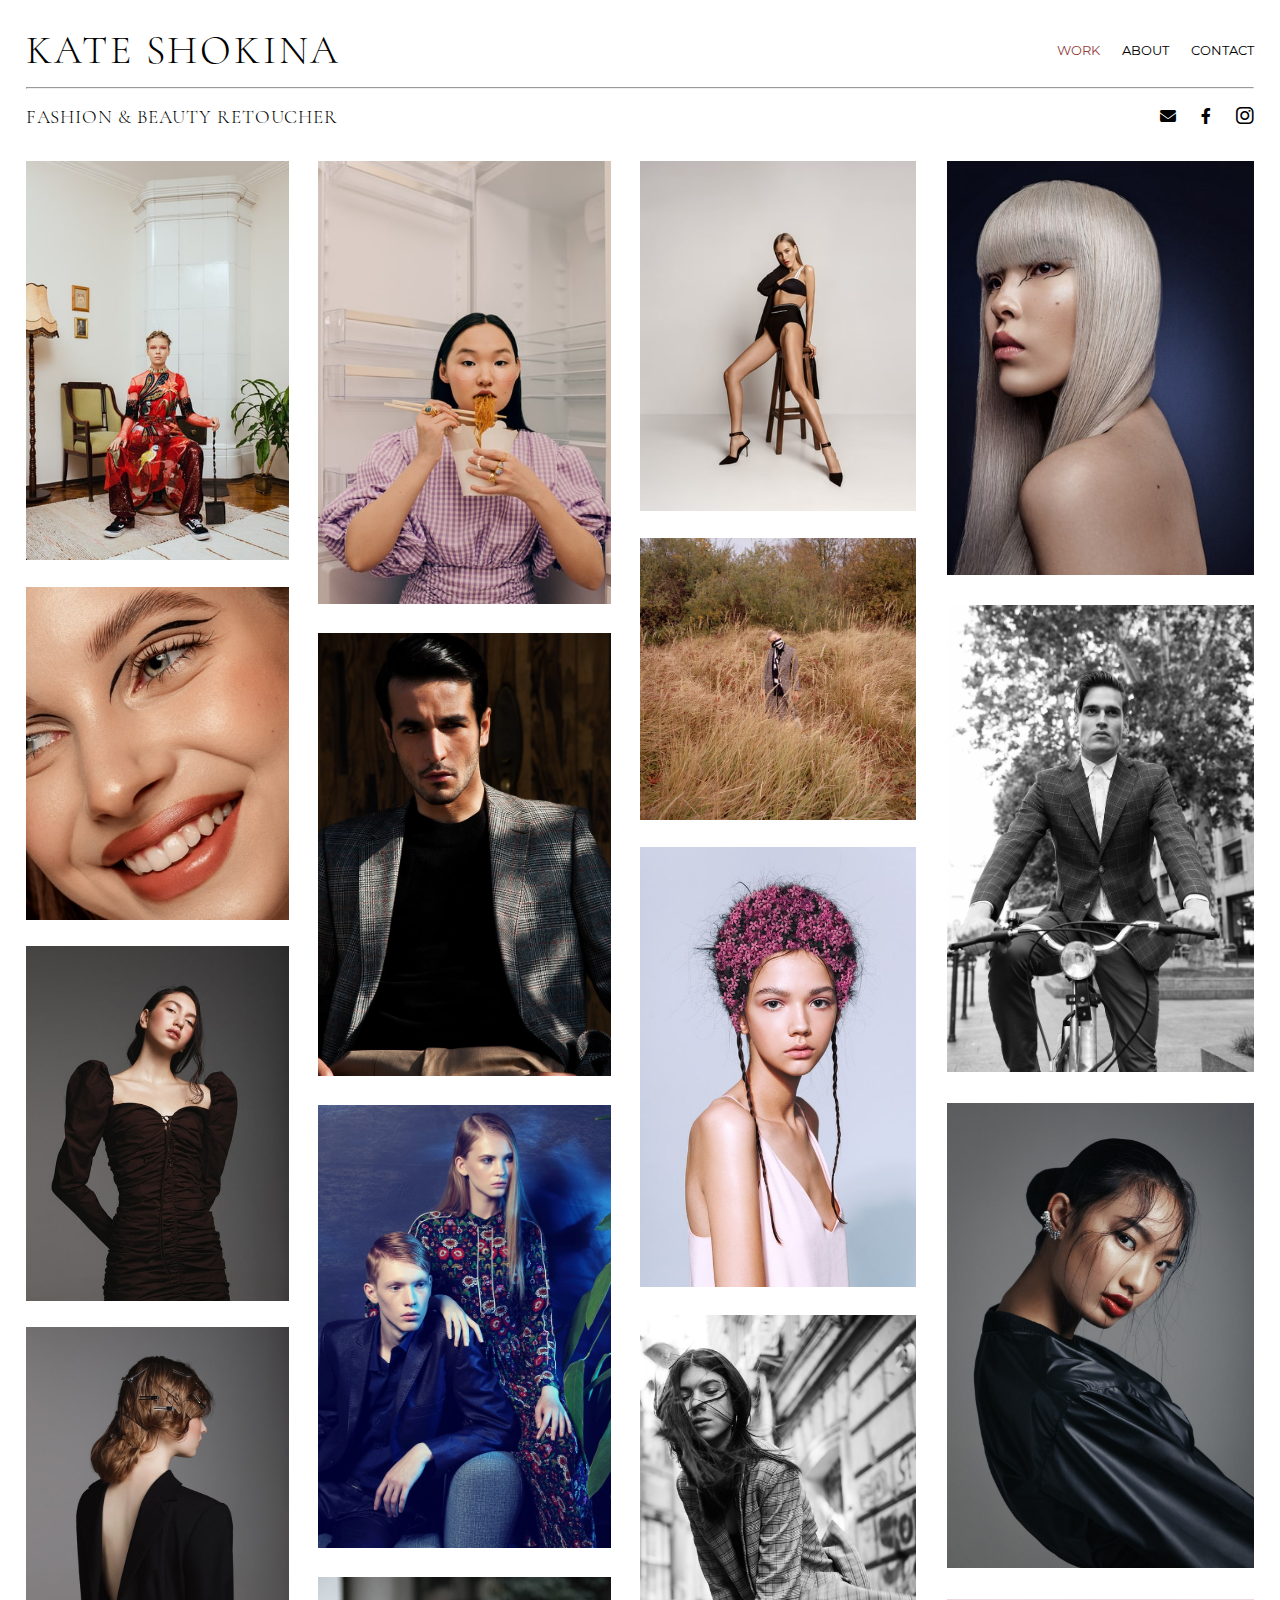
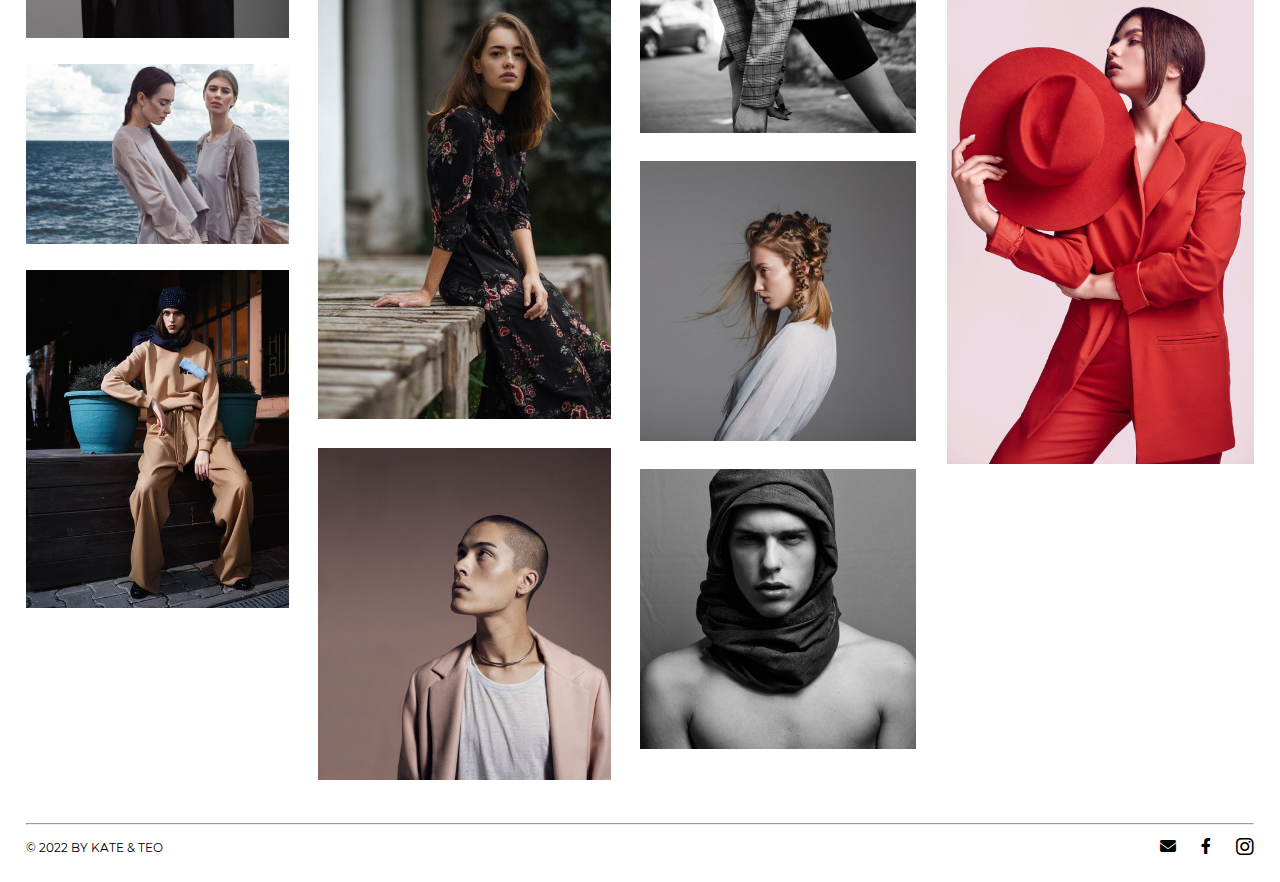
<file: index.html>
<!DOCTYPE html>
<html lang="en">

<head>
	<meta charset="UTF-8">
	<meta http-equiv="X-UA-Compatible" content="IE=edge">
	<meta name="viewport" content="width=device-width, initial-scale=1.0">
	<link rel="icon" href="favicon.ico">
	<link rel="stylesheet" href="assets/css/index.css">
	<link href="components/fontAwesome/css/fontawesome.css" rel="stylesheet">
	<link href="components/fontAwesome/css/brands.css" rel="stylesheet">
	<link href="components/fontAwesome/css/solid.css" rel="stylesheet">
	<link rel="stylesheet" href="assets/css/modal.css">
	<title>Retoucher Kate</title>
</head>

<body>
	<header>
		<div class="header-top">
			<div class="header-top-left">
				<h1>KATE SHOKINA</h1>
			</div>
			<div class="header-top-right">
				<nav class="navigation navigation-header">
					<a href="#">WORK</a>
					<a href="pages/about.html">ABOUT</a>
					<a href="pages/contact.html">CONTACT</a>
				</nav>
			</div>
		</div>

		<hr>

		<div class="header-bottom">
			<div class="header-bottom-left">
				<h2>FASHION & BEAUTY RETOUCHER</h2>
			</div>

			<div class="social header-bottom-right">
				<a href="mailto:shokina.retouch@gmail.com">
					<i class="fa-solid fa-envelope"></i>
				</a>
				<a href="http://facebook.com/shokinaretouch" target="_blank">
					<i class="fa-brands fa-facebook-f"></i>
				</a>
				<a href="https://www.instagram.com/shokina.retouch/" target="_blank">
					<i class="fa-brands fa-instagram fa-lg"></i>
				</a>
			</div>
		</div>

	</header>

	<main>
		<section class="gallery">

			<div class="flex-adaptive">

				<div class="gallery-column">

					<div class="gallery-item">
						<a data-fancybox="gallery" href="assets/img/1.1 src.jpg">
							<img class="rounded" src="assets/img/1.1.jpg" alt="Photo Tatyana Schelkova">
							<div class="img-hover">
								<span>Photo Tatyana Schelkova</span>
							</div>
						</a>
					</div>

					<div class="gallery-item">
						<a data-fancybox="gallery" href="assets/img/1.2 src.jpg">
							<img class="rounded" src="assets/img/1.2.jpg" alt="Photo Valeriia Todos">
							<div class="img-hover">
								<span>Photo Valeriia Todos</span>
							</div>
						</a>
					</div>

					<div class="gallery-item">
						<a data-fancybox="gallery" href="assets/img/1.3.jpg">
							<img class="rounded" src="assets/img/1.3.jpg">
							<div class="img-hover">
								<span>@fotographer</span>
							</div>
						</a>
					</div>

					<div class="gallery-item">
						<a data-fancybox="gallery" href="assets/img/1.4.jpg">
							<img class="rounded" src="assets/img/1.4.jpg">
							<div class="img-hover">
								<span>@fotographer</span>
							</div>
						</a>
					</div>

					<div class="gallery-item">
						<a data-fancybox="gallery" href="assets/img/1.5.jpg">
							<img class="rounded" src="assets/img/1.5.jpg">
							<div class="img-hover">
								<span>@fotographer</span>
							</div>
						</a>
					</div>

					<div class="gallery-item">
						<a data-fancybox="gallery" href="assets/img/1.6.jpg">
							<img class="rounded" src="assets/img/1.6.jpg">
							<div class="img-hover">
								<span>@fotographer</span>
							</div>
						</a>
					</div>

				</div>

				<div class="gallery-column">

					<div class="gallery-item">
						<a data-fancybox="gallery" href="assets/img/2.1 src.jpg">
							<img class="rounded" src="assets/img/2.1.jpg" alt="Photo Tatyana Schelkova">
							<div class="img-hover">
								<span>Photo Tatyana Schelkova</span>
							</div>
						</a>
					</div>

					<div class="gallery-item">
						<a data-fancybox="gallery" href="assets/img/2.2.jpg">
							<img class="rounded" src="assets/img/2.2.jpg">
							<div class="img-hover">
								<span>@fotographer</span>
							</div>
						</a>
					</div>

					<div class="gallery-item">
						<a data-fancybox="gallery" href="assets/img/2.3.jpg">
							<img class="rounded" src="assets/img/2.3.jpg">
							<div class="img-hover">
								<span>@fotographer</span>
							</div>
						</a>
					</div>

					<div class="gallery-item">
						<a data-fancybox="gallery" href="assets/img/2.4.jpg">
							<img class="rounded" src="assets/img/2.4.jpg">
							<div class="img-hover">
								<span>@fotographer</span>
							</div>
						</a>
					</div>

					<div class="gallery-item">
						<a data-fancybox="gallery" href="assets/img/2.5.jpg">
							<img class="rounded" src="assets/img/2.5.jpg">
							<div class="img-hover">
								<span>@fotographer</span>
							</div>
						</a>
					</div>

				</div>

			</div>

			<div class="flex-adaptive">

				<div class="gallery-column">

					<div class="gallery-item">
						<a data-fancybox="gallery" href="assets/img/3.1 src.jpg">
							<img class="rounded" src="assets/img/3.1.jpg" alt="Photo Marina Vostokova">
							<div class="img-hover">
								<span>Photo Marina Vostokova</span>
							</div>
						</a>
					</div>

					<div class="gallery-item">
						<a data-fancybox="gallery" href="assets/img/3.2.jpg">
							<img class="rounded" src="assets/img/3.2.jpg">
							<div class="img-hover">
								<span>@fotographer</span>
							</div>
						</a>
					</div>

					<div class="gallery-item">
						<a data-fancybox="gallery" href="assets/img/3.3.jpg">
							<img class="rounded" src="assets/img/3.3.jpg">
							<div class="img-hover">
								<span>@fotographer</span>
							</div>
						</a>
					</div>

					<div class="gallery-item">
						<a data-fancybox="gallery" href="assets/img/3.4.jpg">
							<img class="rounded" src="assets/img/3.4.jpg">
							<div class="img-hover">
								<span>@fotographer</span>
							</div>
						</a>
					</div>

					<div class="gallery-item">
						<a data-fancybox="gallery" href="assets/img/3.5.jpg">
							<img class="rounded" src="assets/img/3.5.jpg">
							<div class="img-hover">
								<span>@fotographer</span>
							</div>
						</a>
					</div>

					<div class="gallery-item">
						<a data-fancybox="gallery" href="assets/img/3.6.jpg">
							<img class="rounded" src="assets/img/3.6.jpg">
							<div class="img-hover">
								<span>@fotographer</span>
							</div>
						</a>
					</div>

				</div>

				<div class="gallery-column">

					<div class="gallery-item">
						<a data-fancybox="gallery" href="assets/img/4.1 src.jpg">
							<img class="rounded" src="assets/img/4.1.jpg" alt="Photo Alexander Croft">
							<div class="img-hover">
								<span>Photo Alexander Croft</span>
							</div>
						</a>
					</div>

					<div class="gallery-item">
						<a data-fancybox="gallery" href="assets/img/4.2.jpg">
							<img class="rounded" src="assets/img/4.2.jpg">
							<div class="img-hover">
								<span>@fotographer</span>
							</div>
						</a>
					</div>

					<div class="gallery-item">
						<a data-fancybox="gallery" href="assets/img/4.3.jpg">
							<img class="rounded" src="assets/img/4.3.jpg">
							<div class="img-hover">
								<span>@fotographer</span>
							</div>
						</a>
					</div>

					<div class="gallery-item">
						<a data-fancybox="gallery" href="assets/img/4.4.jpg">
							<img class="rounded" src="assets/img/4.4.jpg">
							<div class="img-hover">
								<span>@fotographer</span>
							</div>
						</a>
					</div>

				</div>

			</div>

		</section>

	</main>

	<footer>
		<hr>

		<div class="footer-bottom">
			<div class="footer-bottom-left">
				<span>© 2022 BY KATE & TEO</span>
			</div>
			<div class="social footer-bottom-right">
				<a href="mailto:shokina.retouch@gmail.com">
					<i class="fa-solid fa-envelope"></i>
				</a>
				<a href="http://facebook.com/shokinaretouch" target="_blank">
					<i class="fa-brands fa-facebook-f"></i>
				</a>
				<a href="https://www.instagram.com/shokina.retouch/" target="_blank">
					<i class="fa-brands fa-instagram fa-lg"></i>
				</a>
			</div>
		</div>
	</footer>

	<a class="back_to_top" title="Наверх">&uarr;</a>

	<script src="assets/scripts/scrollButton.js"></script>
	<script src="assets/scripts/srcGallery.js"></script>
	<script src="assets/scripts/gallery.js"></script>
</body>

</html>
</file>
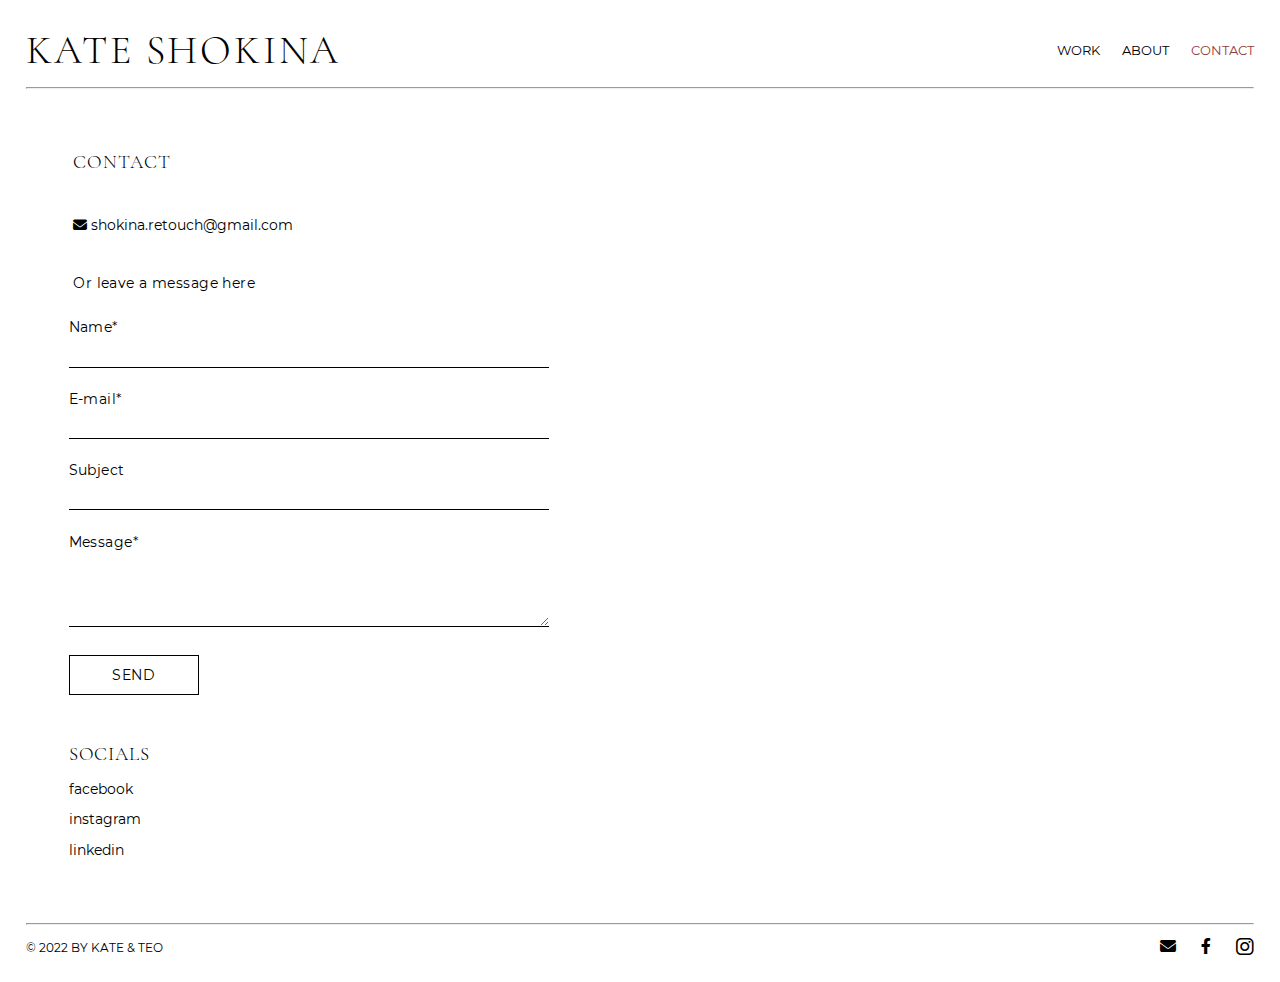
<file: contact.html>
<!DOCTYPE html>
<html lang="en">

<head>
	<meta charset="UTF-8">
	<meta http-equiv="X-UA-Compatible" content="IE=edge">
	<meta name="viewport" content="width=device-width, initial-scale=1.0">
	<link rel="icon" href="favicon.ico">
	<link rel="stylesheet" href="css/contact.css">
	<link href="fontAwesome/css/fontawesome.css" rel="stylesheet">
	<link href="fontAwesome/css/brands.css" rel="stylesheet">
	<link href="fontAwesome/css/solid.css" rel="stylesheet">
	<title>Retoucher Kate</title>
</head>

<body>
	<header>
		<div class="header-top">
			<div class="header-top-left">
				<h1>KATE SHOKINA</h1>
			</div>
			<div class="header-top-right">
				<nav class="navigation navigation-header">
					<a href="index.html">WORK</a>
					<a href="about.html">ABOUT</a>
					<a href="#">CONTACT</a>
				</nav>
			</div>
		</div>

		<hr>
	</header>

	<main>
		<section class="caption">

			<div class="caption-top">
				<h2>CONTACT</h2>

				<a href="mailto:shokina.retouch@gmail.com"><i class="fa-solid fa-envelope"></i>
					shokina.retouch@gmail.com</a>

				<p>Or leave a message here</p>

			</div>

			<div class="form-wrapper">
				<form action="https://formspree.io/f/mbjwpygb" method="POST" id="form" class="form-body">

					<div class="form-fields">

						<label for="name">Name*</label>
						<input type="text" name="name" class="form-input" required>

						<label for="email">E-mail*</label>
						<input type="email" name="mail" class="form-input" required>

						<label for="subject">Subject</label>
						<input type="text" name="subject" class="form-input">

						<label for="message">Message*</label>
						<textarea name="message" class="form-input" required></textarea>

					</div>

					<button type="submit" class="form-button">SEND</button>

				</form>
			</div>

		</section>


		<section class="main-bottom">
			<div class="socials">
				<h3>SOCIALS</h3>
				<ul>
					<li>
						<a href="http://facebook.com/shokinaretouch" target="_blank">
							facebook
						</a>
					</li>
					<li>
						<a href="https://www.instagram.com/shokina.retouch/" target="_blank">
							instagram
						</a>
					</li>
					<li>
						<a href="https://www.linkedin.com/in/kate-shokina-906560235/" target="_blank">
							linkedin
						</a>
					</li>
				</ul>

			</div>
		</section>

	</main>

	<footer>
		<hr>

		<div class="footer-bottom">
			<div class="footer-bottom-left">
				<span>© 2022 BY KATE & TEO</span>
			</div>
			<div class="social footer-bottom-right">
				<a href="mailto:shokina.retouch@gmail.com">
					<i class="fa-solid fa-envelope"></i>
				</a>
				<a href="http://facebook.com/shokinaretouch" target="_blank">
					<i class="fa-brands fa-facebook-f"></i>
				</a>
				<a href="https://www.instagram.com/shokina.retouch/" target="_blank">
					<i class="fa-brands fa-instagram fa-lg"></i>
				</a>
			</div>
		</div>
	</footer>

</body>

</html>
</file>
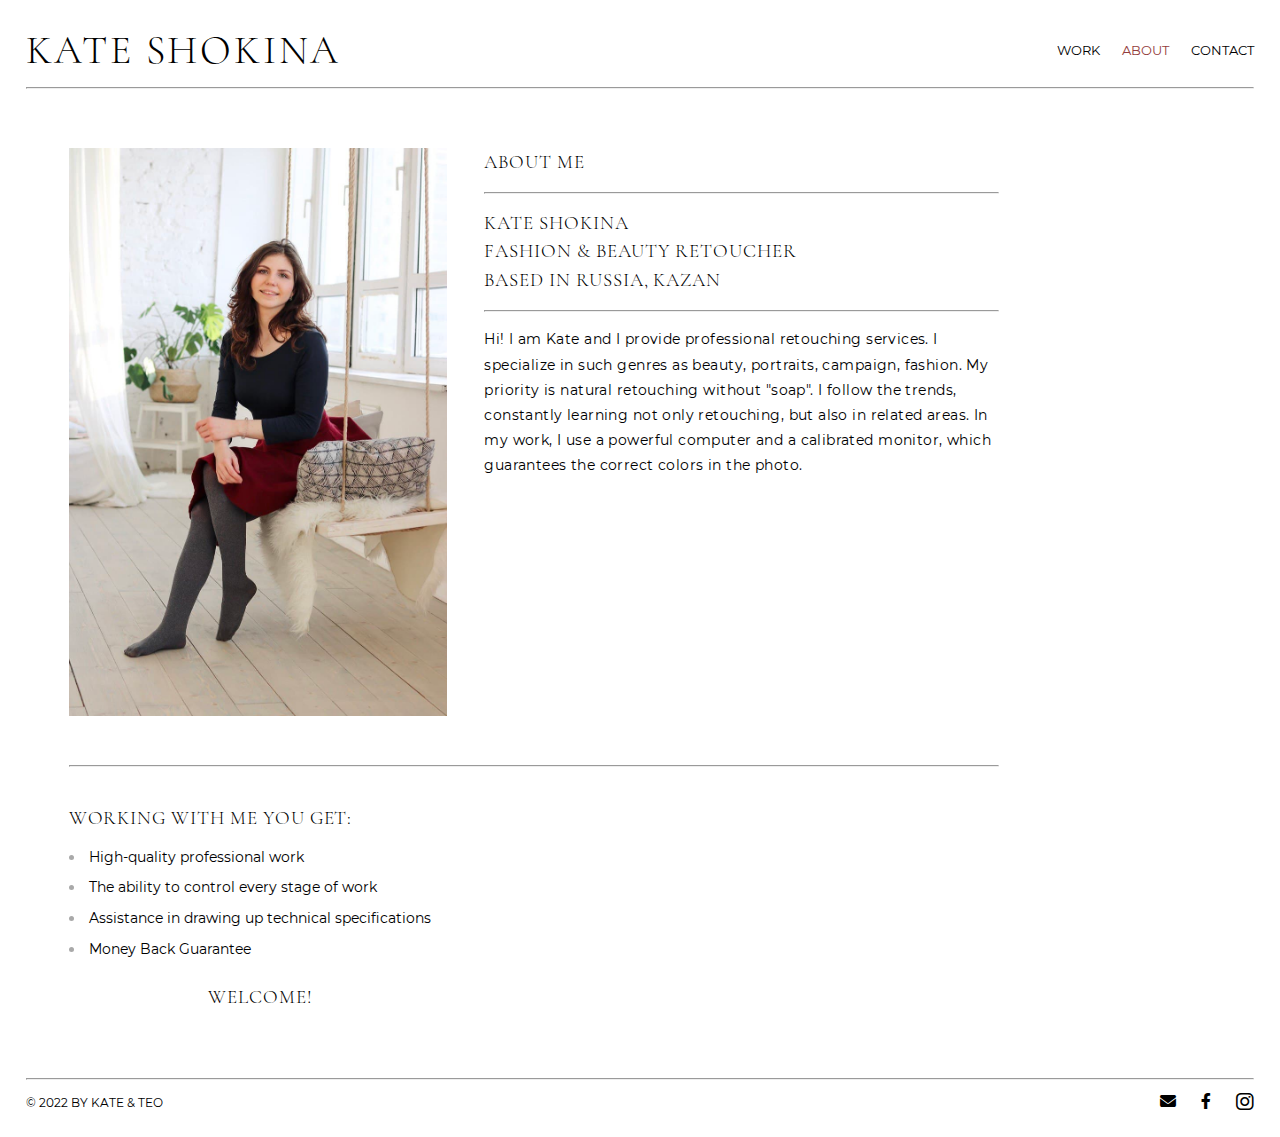
<file: pages/about.html>
<!DOCTYPE html>
<html lang="en">

<head>
	<meta charset="UTF-8">
	<meta http-equiv="X-UA-Compatible" content="IE=edge">
	<meta name="viewport" content="width=device-width, initial-scale=1.0">
	<link rel="icon" href="../favicon.ico">
	<link rel="stylesheet" href="../assets/css/about.css">
	<link href="../components/fontAwesome/css/fontawesome.css" rel="stylesheet">
	<link href="../components/fontAwesome/css/brands.css" rel="stylesheet">
	<link href="../components/fontAwesome/css/solid.css" rel="stylesheet">
	<title>Retoucher Kate</title>
</head>

<body>
	<header>
		<div class="header-top">
			<div class="header-top-left">
				<h1><a href="../index.html">KATE SHOKINA</a></h1>
			</div>
			<div class="header-top-right">
				<nav class="navigation navigation-header">
					<a href="../index.html">WORK</a>
					<a href="#">ABOUT</a>
					<a href="contact.html">CONTACT</a>
				</nav>
			</div>
		</div>

		<hr>
	</header>

	<main>
		<section class="main-top">

			<div class="main-top-left">
				<img src="../about me foto.jpg" alt="">
			</div>

			<div class="main-top-right">
				<h2>ABOUT ME</h2>

				<hr>

				<h3>
					KATE SHOKINA<br>
					FASHION & BEAUTY RETOUCHER<br>
					BASED IN RUSSIA, KAZAN
				</h3>

				<hr>

				<p>Hi! I am Kate and I provide professional retouching services. I specialize in such genres as beauty,
					portraits, campaign, fashion. My priority is natural retouching without "soap". I follow the trends,
					constantly learning not only retouching, but also in related areas. In my work, I use a powerful
					computer and a calibrated monitor, which guarantees the correct colors in the photo.</p>

			</div>
		</section>

		<hr>

		<section class="main-bottom">
			<div class="advantages">
				<h3>WORKING WITH ME YOU GET:</h3>
				<ul>
					<li>High-quality professional work</li>
					<li>The ability to control every stage of work </li>
					<li>Assistance in drawing up technical specifications</li>
					<li>Money Back Guarantee</li>
				</ul>
				<p>WELCOME!</p>
			</div>
		</section>

	</main>

	<footer>
		<hr>

		<div class="footer-bottom">
			<div class="footer-bottom-left">
				<span>© 2022 BY KATE & TEO</span>
			</div>
			<div class="social footer-bottom-right">
				<a href="mailto:shokina.retouch@gmail.com">
					<i class="fa-solid fa-envelope"></i>
				</a>
				<a href="http://facebook.com/shokinaretouch" target="_blank">
					<i class="fa-brands fa-facebook-f"></i>
				</a>
				<a href="https://www.instagram.com/shokina.retouch/" target="_blank">
					<i class="fa-brands fa-instagram fa-lg"></i>
				</a>
			</div>
		</div>
	</footer>

</body>

</html>
</file>
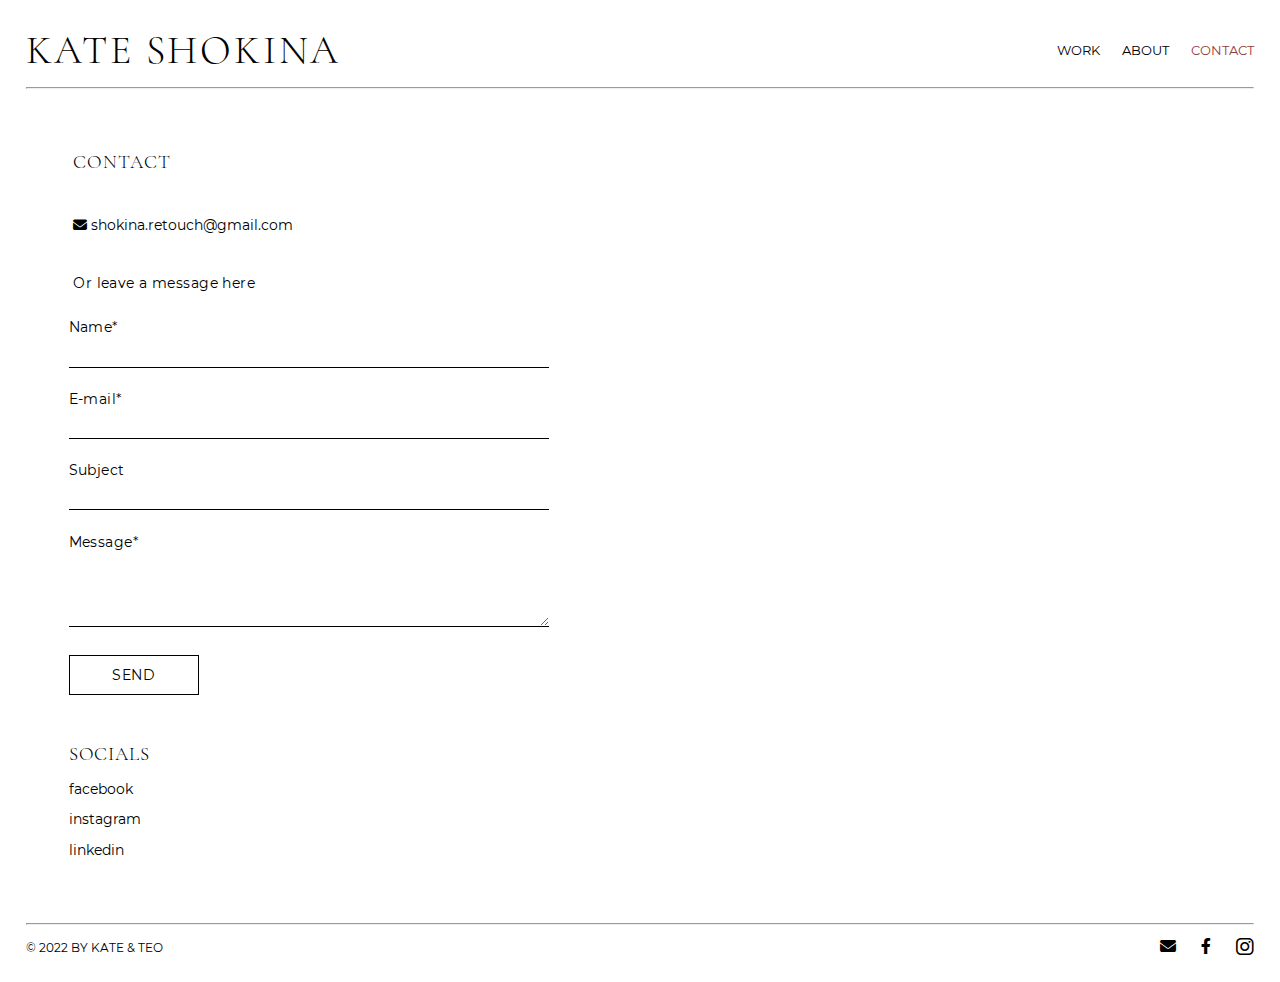
<file: pages/contact.html>
<!DOCTYPE html>
<html lang="en">

<head>
	<meta charset="UTF-8">
	<meta http-equiv="X-UA-Compatible" content="IE=edge">
	<meta name="viewport" content="width=device-width, initial-scale=1.0">
	<link rel="icon" href="../favicon.ico">
	<link rel="stylesheet" href="../assets/css/contact.css">
	<link href="../components/fontAwesome/css/fontawesome.css" rel="stylesheet">
	<link href="../components/fontAwesome/css/brands.css" rel="stylesheet">
	<link href="../components/fontAwesome/css/solid.css" rel="stylesheet">
	<title>Retoucher Kate</title>
</head>

<body>
	<header>
		<div class="header-top">
			<div class="header-top-left">
				<h1><a href="../index.html">KATE SHOKINA</a></h1>
			</div>
			<div class="header-top-right">
				<nav class="navigation navigation-header">
					<a href="../index.html">WORK</a>
					<a href="about.html">ABOUT</a>
					<a href="#">CONTACT</a>
				</nav>
			</div>
		</div>

		<hr>
	</header>

	<main>
		<section class="caption">

			<div class="caption-top">
				<h2>CONTACT</h2>

				<a href="mailto:shokina.retouch@gmail.com"><i class="fa-solid fa-envelope"></i>
					shokina.retouch@gmail.com</a>

				<p>Or leave a message here</p>

			</div>

			<div class="form-wrapper">
				<form action="https://formspree.io/f/mbjwpygb" method="POST" id="form" class="form-body">

					<div class="form-fields">

						<label for="name">Name*</label>
						<input type="text" name="name" class="form-input" required>

						<label for="email">E-mail*</label>
						<input type="email" name="mail" class="form-input" required>

						<label for="subject">Subject</label>
						<input type="text" name="subject" class="form-input">

						<label for="message">Message*</label>
						<textarea name="message" class="form-input" required></textarea>

					</div>

					<button type="submit" class="form-button">SEND</button>

				</form>
			</div>

		</section>


		<section class="main-bottom">
			<div class="socials">
				<h3>SOCIALS</h3>
				<ul>
					<li>
						<a href="http://facebook.com/shokinaretouch" target="_blank">
							facebook
						</a>
					</li>
					<li>
						<a href="https://www.instagram.com/shokina.retouch/" target="_blank">
							instagram
						</a>
					</li>
					<li>
						<a href="https://www.linkedin.com/in/kate-shokina-906560235/" target="_blank">
							linkedin
						</a>
					</li>
				</ul>

			</div>
		</section>

	</main>

	<footer>
		<hr>

		<div class="footer-bottom">
			<div class="footer-bottom-left">
				<span>© 2022 BY KATE & TEO</span>
			</div>
			<div class="social footer-bottom-right">
				<a href="mailto:shokina.retouch@gmail.com">
					<i class="fa-solid fa-envelope"></i>
				</a>
				<a href="http://facebook.com/shokinaretouch" target="_blank">
					<i class="fa-brands fa-facebook-f"></i>
				</a>
				<a href="https://www.instagram.com/shokina.retouch/" target="_blank">
					<i class="fa-brands fa-instagram fa-lg"></i>
				</a>
			</div>
		</div>
	</footer>

</body>

</html>
</file>
<file: assets/css/index.css>
@font-face {
    font-family: 'Cormorant Garamond';
    font-style: normal;
    font-weight: 300;
    src: url('../fonts/CormorantGaramond-Light.woff2') format('woff2'),
    url('../fonts/CormorantGaramond-Light.woff') format('woff');
}

@font-face {
    font-family: 'Montserrat';
    font-style: normal;
    font-weight: 400;
    src: url('../fonts/Montserrat-Regular.woff2') format('woff2'),
    url('../fonts/Montserrat-Regular.woff') format('woff');
}

*:not(head),*::before,*::after {
    margin: 0;
    padding: 0;
    box-sizing: border-box;
}

body {
    margin: 2%;
}

.navigation ul {
    list-style-type: none;
}

/*Header*/

header {
    margin-bottom: 20px;
}

header a {
    color: black;
}

.header-top {
    display: flex;
    justify-content: space-between;
    align-items: center;
}

.header-top-left {
    width: 70%;
}

.header-top-left h1 {
font-family: 'Cormorant Garamond', serif;
font-size: 40px;
font-stretch: 100%;
font-style: normal;
font-weight: 300;
letter-spacing: 0.07em;
line-height: normal;
text-align: start;
}

.header-top-right {
    width: 20%;
}

.navigation-header {
    display: flex;
    justify-content: flex-end;
}

.navigation-header a {
    text-decoration-line: none;
    font-family: 'Montserrat', sans-serif;
    font-size: 13px;
    font-stretch: 100%;
    font-style: normal;
    font-weight: 400;
    padding-left: 9%;
}

.navigation-header a:first-of-type {
    color: rgb(148, 61, 61);
}


hr {
    margin-top: 1.1%;
    margin-bottom: 1.1%;
}

.header-bottom {
    display: flex;
    justify-content: space-between;
    align-items: center;
}

.header-bottom-left h2 {
    font-family: "Cormorant Garamond", serif;
    font-size: 19px;
    font-stretch: 100%;
    font-style: normal;
    font-weight: 400;
    letter-spacing: 0.05em;
    line-height: 1.5em;
    }

.social {
    display: flex;
}

.social a {
    margin-left: 25px;
    color: black;
}


/*Main*/

main {
    margin-top: 30px;
}

.gallery {
    display: flex;
}

.flex-adaptive {
    display: flex;
    width: 50%;
}

.flex-adaptive:first-of-type {
    padding-right: 2.382%;
}

.gallery-column {
    display: flex;
    flex-direction: column;
    width: 50%;
}

.gallery-column:first-of-type {
    padding-right: 5%;
}

.gallery-item {
    position: relative;
    margin-bottom: 9.91%;
    cursor: pointer;
}

img {
    width: 100%;
    height: 100%;
    position: relative;
}

.img-hover {
    position: absolute;
    width: 100%;
    height: 100%;
    top: 0;
    left: 0;
    background: #00000082;
    color: white;
    transition: 0.4s;
    opacity: 0;
    z-index: -1;
}

.gallery-item:hover .img-hover {
    z-index: 1;
    opacity: 1;
}

.img-hover span {
    position: absolute;
    bottom: 10%;
    left: 50%;
    transform: translateX(-50%);
}

/*Footer*/

.footer-bottom {
    display: flex;
    justify-content: space-between;
    align-items: center;
}

.footer-bottom-left {
    font-family: 'Montserrat', sans-serif;
    font-size: 12px;
    font-stretch: 100%;
    font-style: normal;
    font-variant-caps: normal;
    font-variant-east-asian: normal;
    font-variant-ligatures: normal;
    font-variant-numeric: normal;
    font-weight: 400;
    line-height: normal;
    text-align: start;
    vertical-align: baseline;
}


/*scroll-button*/

.back_to_top {
    position: fixed;
    bottom: -40px;
    right: 40px;
    z-index: 9999;
    width: 50px;
    height: 40px;
    text-align: center;
    line-height: 35px;
    background: #f5f5f5;
    color: #444;
    cursor: pointer;
    border: 1px #b0b2b3 solid;
    border-radius: 10px;
    transition: 0.4s;
    opacity: 0;
  }
  
  .back_to_top:hover {
    background: #b0b2b3;
    transition: 0.4s;
  }
  
  .back_to_top-show {
    bottom: 80px;
    transition: 0.4s;
    opacity: 1;
  }

/*adaptive*/

@media screen and (max-width: 750px) {
    .flex-adaptive {
        flex-direction: column;
        padding-right: 0;
    }

    .flex-adaptive:first-of-type {
        padding-right: 4%;
    }

    .flex-adaptive .gallery-column {
        width: 100%;
        padding-right: 0;
    }

    .gallery-item {
        margin-bottom: 8%;
    }

}

@media screen and (max-width: 540px) {
    .navigation-header {
        flex-direction: column;
    }

    .navigation-header a {
        margin-bottom: 5%;
        margin-top: 4%;
        padding-left: 0;
    }
}

@media screen and (max-width: 450px) {
    .navigation-header a {
        padding-left: 0;
        margin-bottom: 7%;
        margin-top: 6%;
    }

    .social a:last-of-type {
        margin-right: 20px;
    }

    body {
        margin-bottom: 6%;
    }

    main {
        margin-top: 0;
    }
}
</file>
<file: assets/css/modal.css>
.carousel{position:relative;box-sizing:border-box}.carousel *,.carousel *:before,.carousel *:after{box-sizing:inherit}.carousel.is-draggable{cursor:move;cursor:grab}.carousel.is-dragging{cursor:move;cursor:grabbing}.carousel__viewport{position:relative;overflow:hidden;max-width:100%;max-height:100%}.carousel__track{display:flex}.carousel__slide{flex:0 0 auto;width:var(--carousel-slide-width, 60%);max-width:100%;padding:1rem;position:relative;overflow-x:hidden;overflow-y:auto;overscroll-behavior:contain}.has-dots{margin-bottom:calc(0.5rem + 22px)}.carousel__dots{margin:0 auto;padding:0;position:absolute;top:calc(100% + 0.5rem);left:0;right:0;display:flex;justify-content:center;list-style:none;user-select:none}.carousel__dots .carousel__dot{margin:0;padding:0;display:block;position:relative;width:22px;height:22px;cursor:pointer}.carousel__dots .carousel__dot:after{content:"";width:8px;height:8px;border-radius:50%;position:absolute;top:50%;left:50%;transform:translate(-50%, -50%);background-color:currentColor;opacity:.25;transition:opacity .15s ease-in-out}.carousel__dots .carousel__dot.is-selected:after{opacity:1}.carousel__button{width:var(--carousel-button-width, 48px);height:var(--carousel-button-height, 48px);padding:0;border:0;display:flex;justify-content:center;align-items:center;pointer-events:all;cursor:pointer;color:var(--carousel-button-color, currentColor);background:var(--carousel-button-bg, transparent);border-radius:var(--carousel-button-border-radius, 50%);box-shadow:var(--carousel-button-shadow, none);transition:opacity .15s ease}.carousel__button.is-prev,.carousel__button.is-next{position:absolute;top:50%;transform:translateY(-50%)}.carousel__button.is-prev{left:10px}.carousel__button.is-next{right:10px}.carousel__button[disabled]{cursor:default;opacity:.3}.carousel__button svg{width:var(--carousel-button-svg-width, 50%);height:var(--carousel-button-svg-height, 50%);fill:none;stroke:currentColor;stroke-width:var(--carousel-button-svg-stroke-width, 1.5);stroke-linejoin:bevel;stroke-linecap:round;filter:var(--carousel-button-svg-filter, none);pointer-events:none}html.with-fancybox{scroll-behavior:auto}body.compensate-for-scrollbar{overflow:hidden !important;touch-action:none}.fancybox__container{position:fixed;top:0;left:0;bottom:0;right:0;direction:ltr;margin:0;padding:env(safe-area-inset-top, 0px) env(safe-area-inset-right, 0px) env(safe-area-inset-bottom, 0px) env(safe-area-inset-left, 0px);box-sizing:border-box;display:flex;flex-direction:column;color:var(--fancybox-color, #fff);-webkit-tap-highlight-color:transparent;overflow:hidden;z-index:1050;outline:none;transform-origin:top left;--carousel-button-width: 48px;--carousel-button-height: 48px;--carousel-button-svg-width: 24px;--carousel-button-svg-height: 24px;--carousel-button-svg-stroke-width: 2.5;--carousel-button-svg-filter: drop-shadow(1px 1px 1px rgba(0, 0, 0, 0.4))}.fancybox__container *,.fancybox__container *::before,.fancybox__container *::after{box-sizing:inherit}.fancybox__container :focus{outline:none}body:not(.is-using-mouse) .fancybox__container :focus{box-shadow:0 0 0 1px #fff,0 0 0 2px var(--fancybox-accent-color, rgba(1, 210, 232, 0.94))}@media all and (min-width: 1024px){.fancybox__container{--carousel-button-width:48px;--carousel-button-height:48px;--carousel-button-svg-width:27px;--carousel-button-svg-height:27px}}.fancybox__backdrop{position:absolute;top:0;right:0;bottom:0;left:0;z-index:-1;background:var(--fancybox-bg, rgba(24, 24, 27, 0.92))}.fancybox__carousel{position:relative;flex:1 1 auto;min-height:0;height:100%;z-index:10}.fancybox__carousel.has-dots{margin-bottom:calc(0.5rem + 22px)}.fancybox__viewport{position:relative;width:100%;height:100%;overflow:visible;cursor:default}.fancybox__track{display:flex;height:100%}.fancybox__slide{flex:0 0 auto;width:100%;max-width:100%;margin:0;padding:48px 8px 8px 8px;position:relative;overscroll-behavior:contain;display:flex;flex-direction:column;outline:0;overflow:auto;--carousel-button-width: 36px;--carousel-button-height: 36px;--carousel-button-svg-width: 22px;--carousel-button-svg-height: 22px}.fancybox__slide::before,.fancybox__slide::after{content:"";flex:0 0 0;margin:auto}@media all and (min-width: 1024px){.fancybox__slide{padding:64px 100px}}.fancybox__content{margin:0 env(safe-area-inset-right, 0px) 0 env(safe-area-inset-left, 0px);padding:36px;color:var(--fancybox-content-color, #374151);background:var(--fancybox-content-bg, #fff);position:relative;align-self:center;display:flex;flex-direction:column;z-index:20}.fancybox__content :focus:not(.carousel__button.is-close){outline:thin dotted;box-shadow:none}.fancybox__caption{align-self:center;max-width:100%;margin:0;padding:1rem 0 0 0;line-height:1.375;color:var(--fancybox-color, currentColor);visibility:visible;cursor:auto;flex-shrink:0;overflow-wrap:anywhere}.is-loading .fancybox__caption{visibility:hidden}.fancybox__container>.carousel__dots{top:100%;color:var(--fancybox-color, #fff)}.fancybox__nav .carousel__button{z-index:40}.fancybox__nav .carousel__button.is-next{right:8px}@media all and (min-width: 1024px){.fancybox__nav .carousel__button.is-next{right:40px}}.fancybox__nav .carousel__button.is-prev{left:8px}@media all and (min-width: 1024px){.fancybox__nav .carousel__button.is-prev{left:40px}}.carousel__button.is-close{position:absolute;top:8px;right:8px;top:calc(env(safe-area-inset-top, 0px) + 8px);right:calc(env(safe-area-inset-right, 0px) + 8px);z-index:40}@media all and (min-width: 1024px){.carousel__button.is-close{right:40px}}.fancybox__content>.carousel__button.is-close{position:absolute;top:-40px;right:0;color:var(--fancybox-color, #fff)}.fancybox__no-click,.fancybox__no-click button{pointer-events:none}.fancybox__spinner{position:absolute;top:50%;left:50%;transform:translate(-50%, -50%);width:50px;height:50px;color:var(--fancybox-color, currentColor)}.fancybox__slide .fancybox__spinner{cursor:pointer;z-index:1053}.fancybox__spinner svg{animation:fancybox-rotate 2s linear infinite;transform-origin:center center;position:absolute;top:0;right:0;bottom:0;left:0;margin:auto;width:100%;height:100%}.fancybox__spinner svg circle{fill:none;stroke-width:2.75;stroke-miterlimit:10;stroke-dasharray:1,200;stroke-dashoffset:0;animation:fancybox-dash 1.5s ease-in-out infinite;stroke-linecap:round;stroke:currentColor}@keyframes fancybox-rotate{100%{transform:rotate(360deg)}}@keyframes fancybox-dash{0%{stroke-dasharray:1,200;stroke-dashoffset:0}50%{stroke-dasharray:89,200;stroke-dashoffset:-35px}100%{stroke-dasharray:89,200;stroke-dashoffset:-124px}}.fancybox__backdrop,.fancybox__caption,.fancybox__nav,.carousel__dots,.carousel__button.is-close{opacity:var(--fancybox-opacity, 1)}.fancybox__container.is-animated[aria-hidden=false] .fancybox__backdrop,.fancybox__container.is-animated[aria-hidden=false] .fancybox__caption,.fancybox__container.is-animated[aria-hidden=false] .fancybox__nav,.fancybox__container.is-animated[aria-hidden=false] .carousel__dots,.fancybox__container.is-animated[aria-hidden=false] .carousel__button.is-close{animation:.15s ease backwards fancybox-fadeIn}.fancybox__container.is-animated.is-closing .fancybox__backdrop,.fancybox__container.is-animated.is-closing .fancybox__caption,.fancybox__container.is-animated.is-closing .fancybox__nav,.fancybox__container.is-animated.is-closing .carousel__dots,.fancybox__container.is-animated.is-closing .carousel__button.is-close{animation:.15s ease both fancybox-fadeOut}.fancybox-fadeIn{animation:.15s ease both fancybox-fadeIn}.fancybox-fadeOut{animation:.1s ease both fancybox-fadeOut}.fancybox-zoomInUp{animation:.2s ease both fancybox-zoomInUp}.fancybox-zoomOutDown{animation:.15s ease both fancybox-zoomOutDown}.fancybox-throwOutUp{animation:.15s ease both fancybox-throwOutUp}.fancybox-throwOutDown{animation:.15s ease both fancybox-throwOutDown}@keyframes fancybox-fadeIn{from{opacity:0}to{opacity:1}}@keyframes fancybox-fadeOut{to{opacity:0}}@keyframes fancybox-zoomInUp{from{transform:scale(0.97) translate3d(0, 16px, 0);opacity:0}to{transform:scale(1) translate3d(0, 0, 0);opacity:1}}@keyframes fancybox-zoomOutDown{to{transform:scale(0.97) translate3d(0, 16px, 0);opacity:0}}@keyframes fancybox-throwOutUp{to{transform:translate3d(0, -30%, 0);opacity:0}}@keyframes fancybox-throwOutDown{to{transform:translate3d(0, 30%, 0);opacity:0}}.fancybox__carousel .carousel__slide{scrollbar-width:thin;scrollbar-color:#ccc rgba(255,255,255,.1)}.fancybox__carousel .carousel__slide::-webkit-scrollbar{width:8px;height:8px}.fancybox__carousel .carousel__slide::-webkit-scrollbar-track{background-color:rgba(255,255,255,.1)}.fancybox__carousel .carousel__slide::-webkit-scrollbar-thumb{background-color:#ccc;border-radius:2px;box-shadow:inset 0 0 4px rgba(0,0,0,.2)}.fancybox__carousel.is-draggable .fancybox__slide,.fancybox__carousel.is-draggable .fancybox__slide .fancybox__content{cursor:move;cursor:grab}.fancybox__carousel.is-dragging .fancybox__slide,.fancybox__carousel.is-dragging .fancybox__slide .fancybox__content{cursor:move;cursor:grabbing}.fancybox__carousel .fancybox__slide .fancybox__content{cursor:auto}.fancybox__carousel .fancybox__slide.can-zoom_in .fancybox__content{cursor:zoom-in}.fancybox__carousel .fancybox__slide.can-zoom_out .fancybox__content{cursor:zoom-out}.fancybox__carousel .fancybox__slide.is-draggable .fancybox__content{cursor:move;cursor:grab}.fancybox__carousel .fancybox__slide.is-dragging .fancybox__content{cursor:move;cursor:grabbing}.fancybox__image{transform-origin:0 0;user-select:none;transition:none}.has-image .fancybox__content{padding:0;background:transparent;min-height:1px}.is-closing .has-image .fancybox__content{overflow:visible}.has-image[data-image-fit=contain]{overflow:visible;touch-action:none}.has-image[data-image-fit=contain] .fancybox__content{flex-direction:row;flex-wrap:wrap}.has-image[data-image-fit=contain] .fancybox__image{max-width:100%;max-height:100%;object-fit:contain}.has-image[data-image-fit=contain-w]{overflow-x:hidden;overflow-y:auto}.has-image[data-image-fit=contain-w] .fancybox__content{min-height:auto}.has-image[data-image-fit=contain-w] .fancybox__image{max-width:100%;height:auto}.has-image[data-image-fit=cover]{overflow:visible;touch-action:none}.has-image[data-image-fit=cover] .fancybox__content{width:100%;height:100%}.has-image[data-image-fit=cover] .fancybox__image{width:100%;height:100%;object-fit:cover}.fancybox__carousel .fancybox__slide.has-iframe .fancybox__content,.fancybox__carousel .fancybox__slide.has-map .fancybox__content,.fancybox__carousel .fancybox__slide.has-pdf .fancybox__content,.fancybox__carousel .fancybox__slide.has-video .fancybox__content,.fancybox__carousel .fancybox__slide.has-html5video .fancybox__content{max-width:100%;flex-shrink:1;min-height:1px;overflow:visible}.fancybox__carousel .fancybox__slide.has-iframe .fancybox__content,.fancybox__carousel .fancybox__slide.has-map .fancybox__content,.fancybox__carousel .fancybox__slide.has-pdf .fancybox__content{width:100%;height:80%}.fancybox__carousel .fancybox__slide.has-video .fancybox__content,.fancybox__carousel .fancybox__slide.has-html5video .fancybox__content{width:960px;height:540px;max-width:100%;max-height:100%}.fancybox__carousel .fancybox__slide.has-map .fancybox__content,.fancybox__carousel .fancybox__slide.has-pdf .fancybox__content,.fancybox__carousel .fancybox__slide.has-video .fancybox__content,.fancybox__carousel .fancybox__slide.has-html5video .fancybox__content{padding:0;background:rgba(24,24,27,.9);color:#fff}.fancybox__carousel .fancybox__slide.has-map .fancybox__content{background:#e5e3df}.fancybox__html5video,.fancybox__iframe{border:0;display:block;height:100%;width:100%;background:transparent}.fancybox-placeholder{position:absolute;width:1px;height:1px;padding:0;margin:-1px;overflow:hidden;clip:rect(0, 0, 0, 0);white-space:nowrap;border-width:0}.fancybox__thumbs{flex:0 0 auto;position:relative;padding:0px 3px;opacity:var(--fancybox-opacity, 1)}.fancybox__container.is-animated[aria-hidden=false] .fancybox__thumbs{animation:.15s ease-in backwards fancybox-fadeIn}.fancybox__container.is-animated.is-closing .fancybox__thumbs{opacity:0}.fancybox__thumbs .carousel__slide{flex:0 0 auto;width:var(--fancybox-thumbs-width, 96px);margin:0;padding:8px 3px;box-sizing:content-box;display:flex;align-items:center;justify-content:center;overflow:visible;cursor:pointer}.fancybox__thumbs .carousel__slide .fancybox__thumb::after{content:"";position:absolute;top:0;left:0;right:0;bottom:0;border-width:5px;border-style:solid;border-color:var(--fancybox-accent-color, rgba(34, 213, 233, 0.96));opacity:0;transition:opacity .15s ease;border-radius:var(--fancybox-thumbs-border-radius, 4px)}.fancybox__thumbs .carousel__slide.is-nav-selected .fancybox__thumb::after{opacity:.92}.fancybox__thumbs .carousel__slide>*{pointer-events:none;user-select:none}.fancybox__thumb{position:relative;width:100%;padding-top:calc(100%/(var(--fancybox-thumbs-ratio, 1.5)));background-size:cover;background-position:center center;background-color:rgba(255,255,255,.1);background-repeat:no-repeat;border-radius:var(--fancybox-thumbs-border-radius, 4px)}.fancybox__toolbar{position:absolute;top:0;right:0;left:0;z-index:20;background:linear-gradient(to top, rgba(0, 0, 0, 0) 0%, rgba(0, 0, 0, 0.006) 8.1%, rgba(0, 0, 0, 0.021) 15.5%, rgba(0, 0, 0, 0.046) 22.5%, rgba(0, 0, 0, 0.077) 29%, rgba(0, 0, 0, 0.114) 35.3%, rgba(0, 0, 0, 0.155) 41.2%, rgba(0, 0, 0, 0.198) 47.1%, rgba(0, 0, 0, 0.242) 52.9%, rgba(0, 0, 0, 0.285) 58.8%, rgba(0, 0, 0, 0.326) 64.7%, rgba(0, 0, 0, 0.363) 71%, rgba(0, 0, 0, 0.394) 77.5%, rgba(0, 0, 0, 0.419) 84.5%, rgba(0, 0, 0, 0.434) 91.9%, rgba(0, 0, 0, 0.44) 100%);padding:0;touch-action:none;display:flex;justify-content:space-between;--carousel-button-svg-width: 20px;--carousel-button-svg-height: 20px;opacity:var(--fancybox-opacity, 1);text-shadow:var(--fancybox-toolbar-text-shadow, 1px 1px 1px rgba(0, 0, 0, 0.4))}@media all and (min-width: 1024px){.fancybox__toolbar{padding:8px}}.fancybox__container.is-animated[aria-hidden=false] .fancybox__toolbar{animation:.15s ease-in backwards fancybox-fadeIn}.fancybox__container.is-animated.is-closing .fancybox__toolbar{opacity:0}.fancybox__toolbar__items{display:flex}.fancybox__toolbar__items--left{margin-right:auto}.fancybox__toolbar__items--center{position:absolute;left:50%;transform:translateX(-50%)}.fancybox__toolbar__items--right{margin-left:auto}@media(max-width: 640px){.fancybox__toolbar__items--center:not(:last-child){display:none}}.fancybox__counter{min-width:72px;padding:0 10px;line-height:var(--carousel-button-height, 48px);text-align:center;font-size:17px;font-variant-numeric:tabular-nums;-webkit-font-smoothing:subpixel-antialiased}.fancybox__progress{background:var(--fancybox-accent-color, rgba(34, 213, 233, 0.96));height:3px;left:0;position:absolute;right:0;top:0;transform:scaleX(0);transform-origin:0;transition-property:transform;transition-timing-function:linear;z-index:30;user-select:none}.fancybox__container:fullscreen::backdrop{opacity:0}.fancybox__button--fullscreen g:nth-child(2){display:none}.fancybox__container:fullscreen .fancybox__button--fullscreen g:nth-child(1){display:none}.fancybox__container:fullscreen .fancybox__button--fullscreen g:nth-child(2){display:block}.fancybox__button--slideshow g:nth-child(2){display:none}.fancybox__container.has-slideshow .fancybox__button--slideshow g:nth-child(1){display:none}.fancybox__container.has-slideshow .fancybox__button--slideshow g:nth-child(2){display:block}
</file>
<file: css/contact.css>
@font-face {
	font-family: 'Cormorant Garamond';
	font-style: normal;
	font-weight: 300;
	src: url('../fonts/CormorantGaramond-Light.woff2') format('woff2'),
		url('../fonts/CormorantGaramond-Light.woff') format('woff');
}

@font-face {
	font-family: 'Montserrat';
	font-style: normal;
	font-weight: 400;
	src: url('../fonts/Montserrat-Regular.woff2') format('woff2'),
		url('../fonts/Montserrat-Regular.woff') format('woff');
}

*:not(head),
*::before,
*::after {
	margin: 0;
	padding: 0;
	box-sizing: border-box;
}

html,
body {
	height: 100%;
}

body {
	margin-top: 2%;
	margin-left: 2%;
	margin-right: 2%;
	display: flex;
	flex-direction: column;
}

.navigation ul {
	list-style-type: none;
}

main {
	flex: 1 0 auto;
}

/*Header*/

header a {
	color: black;
}

.header-top {
	display: flex;
	justify-content: space-between;
	align-items: center;
}

.header-top-left {
	width: 70%;
}

.header-top-left h1 {
	font-family: 'Cormorant Garamond', serif;
	font-size: 40px;
	font-stretch: 100%;
	font-style: normal;
	font-weight: 300;
	letter-spacing: 0.07em;
	line-height: normal;
	text-align: start;
}

.header-top-right {
	width: 20%;
}

.navigation-header {
	display: flex;
	justify-content: flex-end;
}

.navigation-header a {
	text-decoration-line: none;
	font-family: 'Montserrat', sans-serif;
	font-size: 13px;
	font-stretch: 100%;
	font-style: normal;
	font-weight: 400;
	padding-left: 9%;
}

.navigation-header a:last-of-type {
	color: rgb(148, 61, 61);
}

hr {
	margin-top: 1.1%;
	margin-bottom: 1.1%;
}

@media screen and (max-width: 540px) {
	.navigation-header {
		flex-direction: column;
	}

	.navigation-header a {
		margin-bottom: 5%;
		margin-top: 4%;
		padding-left: 0;
	}
}

/*main*/

main {
	margin-left: 3.5%;
	margin-right: 3.5%;
	margin-bottom: 3.5%;
	margin-top: 45px;
	width: 480px;
	max-width: 97%;
}

.caption {
	margin-bottom: 45px;
}

.caption-top {
	margin-left: 1%;
}

.caption-top h2 {
	font-family: 'Cormorant Garamond', serif;
	font-size: 19px;
	font-stretch: 100%;
	font-style: normal;
	font-weight: 400;
	letter-spacing: 0.05em;
	line-height: 1.5em;
	text-align: start;
	vertical-align: baseline;
	margin-bottom: 8%;
}

.caption-top a {
	display: inline-block;
	text-decoration: none;
	color: black;
	font-family: 'Montserrat', sans-serif;
	font-size: 14px;
	font-stretch: 100%;
	font-style: normal;
	font-weight: 400;
	line-height: 1.7em;
	text-align: start;
	margin-bottom: 7%;
}

.caption-top p {
	font-family: 'Montserrat', sans-serif;
	font-size: 14px;
	font-stretch: 100%;
	font-style: normal;
	font-weight: 400;
	letter-spacing: 0.03em;
	line-height: 1.8em;
	text-align: start;
	vertical-align: baseline;
	margin-bottom: 4%;
}

.form-wrapper {
	font-family: 'Montserrat', sans-serif;
	font-size: 14px;
	font-stretch: 100%;
	font-style: normal;
	font-weight: 400;
	letter-spacing: 0.03em;
	line-height: 1.8em;
	text-align: start;
	vertical-align: baseline;
	margin-bottom: 2%;
}

.form-fields {
	display: flex;
	flex-direction: column;
}

.form-fields input,
textarea {
	border: 0;
	border-bottom: 1px black solid;
	min-height: 27px;
	margin-bottom: 4%;
	font-size: 18px;
}

.form-fields input:hover,
textarea:hover {
	border: 0;
	border-bottom: 2px black solid;
}

.form-fields input:focus,
textarea:focus {
	border: 0;
	border-bottom: 2px black solid;
}

.form-fields input:focus-visible,
textarea:focus-visible {
	outline: 0;
}

.form-fields label:last-of-type {
	margin-bottom: 1%;
}

.form-fields textarea {
	min-height: 67px;
	margin-bottom: 6%;
}

.form-button {
	width: 130px;
	height: 40px;
	background-color: white;
	font-family: 'Montserrat', sans-serif;
	font-size: 14px;
	font-stretch: 100%;
	font-style: normal;
	font-weight: 400;
	letter-spacing: 0.03em;
	line-height: 1.8em;
	text-align: center;
	vertical-align: baseline;
	border: 1px black solid;
	transition: 0.4s;
	cursor: pointer;
}

.form-button:hover {
	color: white;
	background-color: black;
	transition: 0.4s;
}

.main-bottom {
	margin-top: 4%;
}

.main-bottom h3 {
	font-family: 'Cormorant Garamond', serif;
	font-size: 19px;
	font-stretch: 100%;
	font-style: normal;
	font-weight: 400;
	letter-spacing: 0.05em;
	line-height: 1.5em;
	text-align: start;
	vertical-align: baseline;
	margin-bottom: 1%;
}

.main-bottom li {
	list-style-type: none;
	font-family: 'Montserrat', sans-serif;
	font-size: 14px;
	font-stretch: 100%;
	font-style: normal;
	font-weight: 400;
	line-height: 2.2em;
	text-align: start;
	vertical-align: baseline;
}

.main-bottom a {
	color: black;
	text-decoration: none;
}

.main-bottom a:hover {
	font-weight: 700;
}

/*footer*/

footer {
	flex: 0 0 auto;
	padding-bottom: 2.08%;
}

.footer-bottom {
	display: flex;
	justify-content: space-between;
	align-items: center;
}

.footer-bottom-left {
	font-family: 'Montserrat', sans-serif;
	font-size: 12px;
	font-stretch: 100%;
	font-style: normal;
	font-variant-caps: normal;
	font-variant-east-asian: normal;
	font-variant-ligatures: normal;
	font-variant-numeric: normal;
	font-weight: 400;
	line-height: normal;
	text-align: start;
	vertical-align: baseline;
}

.social {
	display: flex;
}

.social a {
	margin-left: 25px;
	color: black;
}

/*adaptive*/

@media screen and (max-width: 750px) {
	main {
		margin-top: 5%;
		margin-bottom: 10%;
	}

	.main-top {
		display: block;
		margin-bottom: 0;
	}

	.main-top-left {
		width: 50%;
		margin-bottom: 3%;
	}

	.main-top-right {
		margin-left: 0;
		margin-bottom: 3%;
	}
}

@media screen and (max-width: 450px) {
	body {
		margin-bottom: 4.7%;
	}

	.navigation-header a {
		padding-left: 0;
		margin-bottom: 7%;
		margin-top: 6%;
	}

	.social a:last-of-type {
		margin-right: 20px;
	}

	.main-top-left {
		margin-left: auto;
		margin-right: auto;
	}

	footer {
		padding-bottom: 6.4%;
	}
}
</file>
<file: assets/css/about.css>
@font-face {
	font-family: 'Cormorant Garamond';
	font-style: normal;
	font-weight: 300;
	src: url('../fonts/CormorantGaramond-Light.woff2') format('woff2'),
		url('../fonts/CormorantGaramond-Light.woff') format('woff');
}

@font-face {
	font-family: 'Montserrat';
	font-style: normal;
	font-weight: 400;
	src: url('../fonts/Montserrat-Regular.woff2') format('woff2'),
		url('../fonts/Montserrat-Regular.woff') format('woff');
}

*:not(head),
*::before,
*::after {
	margin: 0;
	padding: 0;
	box-sizing: border-box;
}

html,
body {
	height: 100%;
}

body {
	margin-top: 2%;
	margin-left: 2%;
	margin-right: 2%;
	display: flex;
	flex-direction: column;
}

.navigation ul {
	list-style-type: none;
}

main {
	flex: 1 0 auto;
}

/*Header*/

header a {
	color: black;
	text-decoration: none;
}

.header-top {
	display: flex;
	justify-content: space-between;
	align-items: center;
}

.header-top-left {
	width: 70%;
}

.header-top-left h1 {
	font-family: 'Cormorant Garamond', serif;
	font-size: 40px;
	font-stretch: 100%;
	font-style: normal;
	font-weight: 300;
	letter-spacing: 0.07em;
	line-height: normal;
	text-align: start;
}

.header-top-right {
	width: 20%;
}

.navigation-header {
	display: flex;
	justify-content: flex-end;
}

.navigation-header a {
	text-decoration-line: none;
	font-family: 'Montserrat', sans-serif;
	font-size: 13px;
	font-stretch: 100%;
	font-style: normal;
	font-weight: 400;
	padding-left: 9%;
}

.navigation-header a:nth-of-type(2) {
	color: rgb(148, 61, 61);
}

hr {
	margin-top: 1.1%;
	margin-bottom: 1.1%;
}


/*main*/

main {
	margin-left: 3.5%;
	margin-right: 3.5%;
	margin-bottom: 3.5%;
	margin-top: 45px;
	width: 930px;
	max-width: 97%;
}

.main-top {
	display: flex;
	justify-content: space-between;
	margin-bottom: 45px;
}

.main-top-left {
	margin-right: 3%;
	width: 220%;
}

.main-top-left img {
	width: 100%;
	height: auto;
}

.main-top-right {
	margin-left: 1%;
}

.main-top-right h2,
.main-top-right h3 {
	font-family: 'Cormorant Garamond', serif;
	font-size: 19px;
	font-stretch: 100%;
	font-style: normal;
	font-weight: 400;
	letter-spacing: 0.05em;
	line-height: 1.5em;
	text-align: start;
	vertical-align: baseline;
	margin-bottom: 3%;
}

.main-top-right h3 {
	margin-top: 3%;
}

.main-top-right p {
	margin-top: 3%;
	font-family: 'Montserrat', sans-serif;
	font-size: 14px;
	font-stretch: 100%;
	font-style: normal;
	font-weight: 400;
	letter-spacing: 0.03em;
	line-height: 1.8em;
	text-align: start;
	vertical-align: baseline;
}

.main-bottom {
	margin-top: 4%;
}

.main-bottom h3 {
	font-family: 'Cormorant Garamond', serif;
	font-size: 19px;
	font-stretch: 100%;
	font-style: normal;
	font-weight: 400;
	letter-spacing: 0.05em;
	line-height: 1.5em;
	text-align: start;
	vertical-align: baseline;
	margin-bottom: 1%;
}

.main-bottom li {
	list-style-position: inside;
	font-family: 'Montserrat', sans-serif;
	font-size: 14px;
	font-stretch: 100%;
	font-style: normal;
	font-weight: 400;
	line-height: 2.2em;
	text-align: start;
	vertical-align: baseline;
}

.main-bottom li::marker {
	color: #a9a9a9;
}

.main-bottom p {
	margin-top: 2%;
	margin-left: 15%;
	font-family: 'Cormorant Garamond', serif;
	font-size: 19px;
	font-stretch: 100%;
	font-style: normal;
	font-weight: 400;
	letter-spacing: 0.05em;
	line-height: 1.5em;
	text-align: start;
	vertical-align: baseline;
	margin-bottom: 1%;
}

/*footer*/

footer {
	flex: 0 0 auto;
	padding-bottom: 2.08%;
}

.footer-bottom {
	display: flex;
	justify-content: space-between;
	align-items: center;
}

.footer-bottom-left {
	font-family: 'Montserrat', sans-serif;
	font-size: 12px;
	font-stretch: 100%;
	font-style: normal;
	font-variant-caps: normal;
	font-variant-east-asian: normal;
	font-variant-ligatures: normal;
	font-variant-numeric: normal;
	font-weight: 400;
	line-height: normal;
	text-align: start;
	vertical-align: baseline;
}

.social {
	display: flex;
}

.social a {
	margin-left: 25px;
	color: black;
}

/*adaptive*/

@media screen and (max-width: 750px) {
	main {
		margin-top: 5%;
		margin-bottom: 10%;
	}

	.main-top {
		display: block;
		margin-bottom: 0;
	}

	.main-top-left {
		width: 50%;
		margin-bottom: 3%;
	}

	.main-top-right {
		margin-left: 0;
		margin-bottom: 3%;
	}
}


@media screen and (max-width: 540px) {
	.navigation-header {
		flex-direction: column;
	}

	.navigation-header a {
		margin-bottom: 5%;
		margin-top: 4%;
		padding-left: 0;
	}
}

@media screen and (max-width: 450px) {
	html {
		height: auto;
	}

	body {
		display: block;
		margin-bottom: 4.7%;
	}

	.navigation-header a {
		padding-left: 0;
		margin-bottom: 7%;
		margin-top: 6%;
	}

	.social a:last-of-type {
		margin-right: 20px;
	}

	.main-top-left {
		margin-left: auto;
		margin-right: auto;
	}

	footer {
		padding-bottom: 1.7%;
	}
}
</file>
<file: assets/css/contact.css>
@font-face {
	font-family: 'Cormorant Garamond';
	font-style: normal;
	font-weight: 300;
	src: url('../fonts/CormorantGaramond-Light.woff2') format('woff2'),
		url('../fonts/CormorantGaramond-Light.woff') format('woff');
}

@font-face {
	font-family: 'Montserrat';
	font-style: normal;
	font-weight: 400;
	src: url('../fonts/Montserrat-Regular.woff2') format('woff2'),
		url('../fonts/Montserrat-Regular.woff') format('woff');
}

*:not(head),
*::before,
*::after {
	margin: 0;
	padding: 0;
	box-sizing: border-box;
}

html,
body {
	height: 100%;
}

body {
	margin-top: 2%;
	margin-left: 2%;
	margin-right: 2%;
	display: flex;
	flex-direction: column;
}

.navigation ul {
	list-style-type: none;
}

main {
	flex: 1 0 auto;
}

/*Header*/

header a {
	color: black;
	text-decoration: none;
}

.header-top {
	display: flex;
	justify-content: space-between;
	align-items: center;
}

.header-top-left {
	width: 70%;
}

.header-top-left h1 {
	font-family: 'Cormorant Garamond', serif;
	font-size: 40px;
	font-stretch: 100%;
	font-style: normal;
	font-weight: 300;
	letter-spacing: 0.07em;
	line-height: normal;
	text-align: start;
}

.header-top-right {
	width: 20%;
}

.navigation-header {
	display: flex;
	justify-content: flex-end;
}

.navigation-header a {
	text-decoration-line: none;
	font-family: 'Montserrat', sans-serif;
	font-size: 13px;
	font-stretch: 100%;
	font-style: normal;
	font-weight: 400;
	padding-left: 9%;
}

.navigation-header a:last-of-type {
	color: rgb(148, 61, 61);
}

hr {
	margin-top: 1.1%;
	margin-bottom: 1.1%;
}


/*main*/

main {
	margin-left: 3.5%;
	margin-right: 3.5%;
	margin-bottom: 3.5%;
	margin-top: 45px;
	width: 480px;
	max-width: 97%;
}

.caption {
	margin-bottom: 45px;
}

.caption-top {
	margin-left: 1%;
}

.caption-top h2 {
	font-family: 'Cormorant Garamond', serif;
	font-size: 19px;
	font-stretch: 100%;
	font-style: normal;
	font-weight: 400;
	letter-spacing: 0.05em;
	line-height: 1.5em;
	text-align: start;
	vertical-align: baseline;
	margin-bottom: 8%;
}

.caption-top a {
	display: inline-block;
	text-decoration: none;
	color: black;
	font-family: 'Montserrat', sans-serif;
	font-size: 14px;
	font-stretch: 100%;
	font-style: normal;
	font-weight: 400;
	line-height: 1.7em;
	text-align: start;
	margin-bottom: 7%;
}

.caption-top p {
	font-family: 'Montserrat', sans-serif;
	font-size: 14px;
	font-stretch: 100%;
	font-style: normal;
	font-weight: 400;
	letter-spacing: 0.03em;
	line-height: 1.8em;
	text-align: start;
	vertical-align: baseline;
	margin-bottom: 4%;
}

.form-wrapper {
	font-family: 'Montserrat', sans-serif;
	font-size: 14px;
	font-stretch: 100%;
	font-style: normal;
	font-weight: 400;
	letter-spacing: 0.03em;
	line-height: 1.8em;
	text-align: start;
	vertical-align: baseline;
	margin-bottom: 2%;
}

.form-fields {
	display: flex;
	flex-direction: column;
}

.form-fields input,
textarea {
	border: 0;
	border-bottom: 1px black solid;
	min-height: 27px;
	margin-bottom: 4%;
	font-size: 18px;
}

.form-fields input:hover,
textarea:hover {
	border: 0;
	border-bottom: 2px black solid;
}

.form-fields input:focus,
textarea:focus {
	border: 0;
	border-bottom: 2px black solid;
}

.form-fields input:focus-visible,
textarea:focus-visible {
	outline: 0;
}

.form-fields label:last-of-type {
	margin-bottom: 1%;
}

.form-fields textarea {
	min-height: 67px;
	margin-bottom: 6%;
}

.form-button {
	width: 130px;
	height: 40px;
	background-color: white;
	font-family: 'Montserrat', sans-serif;
	font-size: 14px;
	font-stretch: 100%;
	font-style: normal;
	font-weight: 400;
	letter-spacing: 0.03em;
	line-height: 1.8em;
	text-align: center;
	vertical-align: baseline;
	border: 1px black solid;
	transition: 0.4s;
	cursor: pointer;
}

.form-button:hover {
	color: white;
	background-color: black;
	transition: 0.4s;
}

.main-bottom {
	margin-top: 4%;
}

.main-bottom h3 {
	font-family: 'Cormorant Garamond', serif;
	font-size: 19px;
	font-stretch: 100%;
	font-style: normal;
	font-weight: 400;
	letter-spacing: 0.05em;
	line-height: 1.5em;
	text-align: start;
	vertical-align: baseline;
	margin-bottom: 1%;
}

.main-bottom li {
	list-style-type: none;
	font-family: 'Montserrat', sans-serif;
	font-size: 14px;
	font-stretch: 100%;
	font-style: normal;
	font-weight: 400;
	line-height: 2.2em;
	text-align: start;
	vertical-align: baseline;
}

.main-bottom a {
	color: black;
	text-decoration: none;
}

.main-bottom a:hover {
	font-weight: 700;
}

/*footer*/

footer {
	flex: 0 0 auto;
	padding-bottom: 2.08%;
}

.footer-bottom {
	display: flex;
	justify-content: space-between;
	align-items: center;
}

.footer-bottom-left {
	font-family: 'Montserrat', sans-serif;
	font-size: 12px;
	font-stretch: 100%;
	font-style: normal;
	font-variant-caps: normal;
	font-variant-east-asian: normal;
	font-variant-ligatures: normal;
	font-variant-numeric: normal;
	font-weight: 400;
	line-height: normal;
	text-align: start;
	vertical-align: baseline;
}

.social {
	display: flex;
}

.social a {
	margin-left: 25px;
	color: black;
}

/*adaptive*/

@media screen and (max-width: 750px) {
	main {
		margin-top: 5%;
		margin-bottom: 10%;
	}

	.main-top {
		display: block;
		margin-bottom: 0;
	}

	.main-top-left {
		width: 50%;
		margin-bottom: 3%;
	}

	.main-top-right {
		margin-left: 0;
		margin-bottom: 3%;
	}
}

@media screen and (max-width: 540px) {
	.navigation-header {
		flex-direction: column;
	}

	.navigation-header a {
		margin-bottom: 5%;
		margin-top: 4%;
		padding-left: 0;
	}
}

@media screen and (max-width: 450px) {
	body {
		margin-bottom: 4.7%;
	}

	.navigation-header a {
		padding-left: 0;
		margin-bottom: 7%;
		margin-top: 6%;
	}

	.social a:last-of-type {
		margin-right: 20px;
	}

	.main-top-left {
		margin-left: auto;
		margin-right: auto;
	}

	footer {
		padding-bottom: 6.4%;
	}
}
</file>
<file: components/fontAwesome/css/brands.css>
/*!
 * Font Awesome Free 6.1.1 by @fontawesome - https://fontawesome.com
 * License - https://fontawesome.com/license/free (Icons: CC BY 4.0, Fonts: SIL OFL 1.1, Code: MIT License)
 * Copyright 2022 Fonticons, Inc.
 */
:root, :host {
  --fa-font-brands: normal 400 1em/1 "Font Awesome 6 Brands"; }

@font-face {
  font-family: 'Font Awesome 6 Brands';
  font-style: normal;
  font-weight: 400;
  font-display: block;
  src: url("../webfonts/fa-brands-400.woff2") format("woff2");
}

.fab,
.fa-brands {
  font-family: 'Font Awesome 6 Brands';
  font-weight: 400; }

.fa-42-group:before {
  content: "\e080"; }

.fa-innosoft:before {
  content: "\e080"; }

.fa-500px:before {
  content: "\f26e"; }

.fa-accessible-icon:before {
  content: "\f368"; }

.fa-accusoft:before {
  content: "\f369"; }

.fa-adn:before {
  content: "\f170"; }

.fa-adversal:before {
  content: "\f36a"; }

.fa-affiliatetheme:before {
  content: "\f36b"; }

.fa-airbnb:before {
  content: "\f834"; }

.fa-algolia:before {
  content: "\f36c"; }

.fa-alipay:before {
  content: "\f642"; }

.fa-amazon:before {
  content: "\f270"; }

.fa-amazon-pay:before {
  content: "\f42c"; }

.fa-amilia:before {
  content: "\f36d"; }

.fa-android:before {
  content: "\f17b"; }

.fa-angellist:before {
  content: "\f209"; }

.fa-angrycreative:before {
  content: "\f36e"; }

.fa-angular:before {
  content: "\f420"; }

.fa-app-store:before {
  content: "\f36f"; }

.fa-app-store-ios:before {
  content: "\f370"; }

.fa-apper:before {
  content: "\f371"; }

.fa-apple:before {
  content: "\f179"; }

.fa-apple-pay:before {
  content: "\f415"; }

.fa-artstation:before {
  content: "\f77a"; }

.fa-asymmetrik:before {
  content: "\f372"; }

.fa-atlassian:before {
  content: "\f77b"; }

.fa-audible:before {
  content: "\f373"; }

.fa-autoprefixer:before {
  content: "\f41c"; }

.fa-avianex:before {
  content: "\f374"; }

.fa-aviato:before {
  content: "\f421"; }

.fa-aws:before {
  content: "\f375"; }

.fa-bandcamp:before {
  content: "\f2d5"; }

.fa-battle-net:before {
  content: "\f835"; }

.fa-behance:before {
  content: "\f1b4"; }

.fa-behance-square:before {
  content: "\f1b5"; }

.fa-bilibili:before {
  content: "\e3d9"; }

.fa-bimobject:before {
  content: "\f378"; }

.fa-bitbucket:before {
  content: "\f171"; }

.fa-bitcoin:before {
  content: "\f379"; }

.fa-bity:before {
  content: "\f37a"; }

.fa-black-tie:before {
  content: "\f27e"; }

.fa-blackberry:before {
  content: "\f37b"; }

.fa-blogger:before {
  content: "\f37c"; }

.fa-blogger-b:before {
  content: "\f37d"; }

.fa-bluetooth:before {
  content: "\f293"; }

.fa-bluetooth-b:before {
  content: "\f294"; }

.fa-bootstrap:before {
  content: "\f836"; }

.fa-bots:before {
  content: "\e340"; }

.fa-btc:before {
  content: "\f15a"; }

.fa-buffer:before {
  content: "\f837"; }

.fa-buromobelexperte:before {
  content: "\f37f"; }

.fa-buy-n-large:before {
  content: "\f8a6"; }

.fa-buysellads:before {
  content: "\f20d"; }

.fa-canadian-maple-leaf:before {
  content: "\f785"; }

.fa-cc-amazon-pay:before {
  content: "\f42d"; }

.fa-cc-amex:before {
  content: "\f1f3"; }

.fa-cc-apple-pay:before {
  content: "\f416"; }

.fa-cc-diners-club:before {
  content: "\f24c"; }

.fa-cc-discover:before {
  content: "\f1f2"; }

.fa-cc-jcb:before {
  content: "\f24b"; }

.fa-cc-mastercard:before {
  content: "\f1f1"; }

.fa-cc-paypal:before {
  content: "\f1f4"; }

.fa-cc-stripe:before {
  content: "\f1f5"; }

.fa-cc-visa:before {
  content: "\f1f0"; }

.fa-centercode:before {
  content: "\f380"; }

.fa-centos:before {
  content: "\f789"; }

.fa-chrome:before {
  content: "\f268"; }

.fa-chromecast:before {
  content: "\f838"; }

.fa-cloudflare:before {
  content: "\e07d"; }

.fa-cloudscale:before {
  content: "\f383"; }

.fa-cloudsmith:before {
  content: "\f384"; }

.fa-cloudversify:before {
  content: "\f385"; }

.fa-cmplid:before {
  content: "\e360"; }

.fa-codepen:before {
  content: "\f1cb"; }

.fa-codiepie:before {
  content: "\f284"; }

.fa-confluence:before {
  content: "\f78d"; }

.fa-connectdevelop:before {
  content: "\f20e"; }

.fa-contao:before {
  content: "\f26d"; }

.fa-cotton-bureau:before {
  content: "\f89e"; }

.fa-cpanel:before {
  content: "\f388"; }

.fa-creative-commons:before {
  content: "\f25e"; }

.fa-creative-commons-by:before {
  content: "\f4e7"; }

.fa-creative-commons-nc:before {
  content: "\f4e8"; }

.fa-creative-commons-nc-eu:before {
  content: "\f4e9"; }

.fa-creative-commons-nc-jp:before {
  content: "\f4ea"; }

.fa-creative-commons-nd:before {
  content: "\f4eb"; }

.fa-creative-commons-pd:before {
  content: "\f4ec"; }

.fa-creative-commons-pd-alt:before {
  content: "\f4ed"; }

.fa-creative-commons-remix:before {
  content: "\f4ee"; }

.fa-creative-commons-sa:before {
  content: "\f4ef"; }

.fa-creative-commons-sampling:before {
  content: "\f4f0"; }

.fa-creative-commons-sampling-plus:before {
  content: "\f4f1"; }

.fa-creative-commons-share:before {
  content: "\f4f2"; }

.fa-creative-commons-zero:before {
  content: "\f4f3"; }

.fa-critical-role:before {
  content: "\f6c9"; }

.fa-css3:before {
  content: "\f13c"; }

.fa-css3-alt:before {
  content: "\f38b"; }

.fa-cuttlefish:before {
  content: "\f38c"; }

.fa-d-and-d:before {
  content: "\f38d"; }

.fa-d-and-d-beyond:before {
  content: "\f6ca"; }

.fa-dailymotion:before {
  content: "\e052"; }

.fa-dashcube:before {
  content: "\f210"; }

.fa-deezer:before {
  content: "\e077"; }

.fa-delicious:before {
  content: "\f1a5"; }

.fa-deploydog:before {
  content: "\f38e"; }

.fa-deskpro:before {
  content: "\f38f"; }

.fa-dev:before {
  content: "\f6cc"; }

.fa-deviantart:before {
  content: "\f1bd"; }

.fa-dhl:before {
  content: "\f790"; }

.fa-diaspora:before {
  content: "\f791"; }

.fa-digg:before {
  content: "\f1a6"; }

.fa-digital-ocean:before {
  content: "\f391"; }

.fa-discord:before {
  content: "\f392"; }

.fa-discourse:before {
  content: "\f393"; }

.fa-dochub:before {
  content: "\f394"; }

.fa-docker:before {
  content: "\f395"; }

.fa-draft2digital:before {
  content: "\f396"; }

.fa-dribbble:before {
  content: "\f17d"; }

.fa-dribbble-square:before {
  content: "\f397"; }

.fa-dropbox:before {
  content: "\f16b"; }

.fa-drupal:before {
  content: "\f1a9"; }

.fa-dyalog:before {
  content: "\f399"; }

.fa-earlybirds:before {
  content: "\f39a"; }

.fa-ebay:before {
  content: "\f4f4"; }

.fa-edge:before {
  content: "\f282"; }

.fa-edge-legacy:before {
  content: "\e078"; }

.fa-elementor:before {
  content: "\f430"; }

.fa-ello:before {
  content: "\f5f1"; }

.fa-ember:before {
  content: "\f423"; }

.fa-empire:before {
  content: "\f1d1"; }

.fa-envira:before {
  content: "\f299"; }

.fa-erlang:before {
  content: "\f39d"; }

.fa-ethereum:before {
  content: "\f42e"; }

.fa-etsy:before {
  content: "\f2d7"; }

.fa-evernote:before {
  content: "\f839"; }

.fa-expeditedssl:before {
  content: "\f23e"; }

.fa-facebook:before {
  content: "\f09a"; }

.fa-facebook-f:before {
  content: "\f39e"; }

.fa-facebook-messenger:before {
  content: "\f39f"; }

.fa-facebook-square:before {
  content: "\f082"; }

.fa-fantasy-flight-games:before {
  content: "\f6dc"; }

.fa-fedex:before {
  content: "\f797"; }

.fa-fedora:before {
  content: "\f798"; }

.fa-figma:before {
  content: "\f799"; }

.fa-firefox:before {
  content: "\f269"; }

.fa-firefox-browser:before {
  content: "\e007"; }

.fa-first-order:before {
  content: "\f2b0"; }

.fa-first-order-alt:before {
  content: "\f50a"; }

.fa-firstdraft:before {
  content: "\f3a1"; }

.fa-flickr:before {
  content: "\f16e"; }

.fa-flipboard:before {
  content: "\f44d"; }

.fa-fly:before {
  content: "\f417"; }

.fa-font-awesome:before {
  content: "\f2b4"; }

.fa-font-awesome-flag:before {
  content: "\f2b4"; }

.fa-font-awesome-logo-full:before {
  content: "\f2b4"; }

.fa-fonticons:before {
  content: "\f280"; }

.fa-fonticons-fi:before {
  content: "\f3a2"; }

.fa-fort-awesome:before {
  content: "\f286"; }

.fa-fort-awesome-alt:before {
  content: "\f3a3"; }

.fa-forumbee:before {
  content: "\f211"; }

.fa-foursquare:before {
  content: "\f180"; }

.fa-free-code-camp:before {
  content: "\f2c5"; }

.fa-freebsd:before {
  content: "\f3a4"; }

.fa-fulcrum:before {
  content: "\f50b"; }

.fa-galactic-republic:before {
  content: "\f50c"; }

.fa-galactic-senate:before {
  content: "\f50d"; }

.fa-get-pocket:before {
  content: "\f265"; }

.fa-gg:before {
  content: "\f260"; }

.fa-gg-circle:before {
  content: "\f261"; }

.fa-git:before {
  content: "\f1d3"; }

.fa-git-alt:before {
  content: "\f841"; }

.fa-git-square:before {
  content: "\f1d2"; }

.fa-github:before {
  content: "\f09b"; }

.fa-github-alt:before {
  content: "\f113"; }

.fa-github-square:before {
  content: "\f092"; }

.fa-gitkraken:before {
  content: "\f3a6"; }

.fa-gitlab:before {
  content: "\f296"; }

.fa-gitter:before {
  content: "\f426"; }

.fa-glide:before {
  content: "\f2a5"; }

.fa-glide-g:before {
  content: "\f2a6"; }

.fa-gofore:before {
  content: "\f3a7"; }

.fa-golang:before {
  content: "\e40f"; }

.fa-goodreads:before {
  content: "\f3a8"; }

.fa-goodreads-g:before {
  content: "\f3a9"; }

.fa-google:before {
  content: "\f1a0"; }

.fa-google-drive:before {
  content: "\f3aa"; }

.fa-google-pay:before {
  content: "\e079"; }

.fa-google-play:before {
  content: "\f3ab"; }

.fa-google-plus:before {
  content: "\f2b3"; }

.fa-google-plus-g:before {
  content: "\f0d5"; }

.fa-google-plus-square:before {
  content: "\f0d4"; }

.fa-google-wallet:before {
  content: "\f1ee"; }

.fa-gratipay:before {
  content: "\f184"; }

.fa-grav:before {
  content: "\f2d6"; }

.fa-gripfire:before {
  content: "\f3ac"; }

.fa-grunt:before {
  content: "\f3ad"; }

.fa-guilded:before {
  content: "\e07e"; }

.fa-gulp:before {
  content: "\f3ae"; }

.fa-hacker-news:before {
  content: "\f1d4"; }

.fa-hacker-news-square:before {
  content: "\f3af"; }

.fa-hackerrank:before {
  content: "\f5f7"; }

.fa-hashnode:before {
  content: "\e499"; }

.fa-hips:before {
  content: "\f452"; }

.fa-hire-a-helper:before {
  content: "\f3b0"; }

.fa-hive:before {
  content: "\e07f"; }

.fa-hooli:before {
  content: "\f427"; }

.fa-hornbill:before {
  content: "\f592"; }

.fa-hotjar:before {
  content: "\f3b1"; }

.fa-houzz:before {
  content: "\f27c"; }

.fa-html5:before {
  content: "\f13b"; }

.fa-hubspot:before {
  content: "\f3b2"; }

.fa-ideal:before {
  content: "\e013"; }

.fa-imdb:before {
  content: "\f2d8"; }

.fa-instagram:before {
  content: "\f16d"; }

.fa-instagram-square:before {
  content: "\e055"; }

.fa-instalod:before {
  content: "\e081"; }

.fa-intercom:before {
  content: "\f7af"; }

.fa-internet-explorer:before {
  content: "\f26b"; }

.fa-invision:before {
  content: "\f7b0"; }

.fa-ioxhost:before {
  content: "\f208"; }

.fa-itch-io:before {
  content: "\f83a"; }

.fa-itunes:before {
  content: "\f3b4"; }

.fa-itunes-note:before {
  content: "\f3b5"; }

.fa-java:before {
  content: "\f4e4"; }

.fa-jedi-order:before {
  content: "\f50e"; }

.fa-jenkins:before {
  content: "\f3b6"; }

.fa-jira:before {
  content: "\f7b1"; }

.fa-joget:before {
  content: "\f3b7"; }

.fa-joomla:before {
  content: "\f1aa"; }

.fa-js:before {
  content: "\f3b8"; }

.fa-js-square:before {
  content: "\f3b9"; }

.fa-jsfiddle:before {
  content: "\f1cc"; }

.fa-kaggle:before {
  content: "\f5fa"; }

.fa-keybase:before {
  content: "\f4f5"; }

.fa-keycdn:before {
  content: "\f3ba"; }

.fa-kickstarter:before {
  content: "\f3bb"; }

.fa-kickstarter-k:before {
  content: "\f3bc"; }

.fa-korvue:before {
  content: "\f42f"; }

.fa-laravel:before {
  content: "\f3bd"; }

.fa-lastfm:before {
  content: "\f202"; }

.fa-lastfm-square:before {
  content: "\f203"; }

.fa-leanpub:before {
  content: "\f212"; }

.fa-less:before {
  content: "\f41d"; }

.fa-line:before {
  content: "\f3c0"; }

.fa-linkedin:before {
  content: "\f08c"; }

.fa-linkedin-in:before {
  content: "\f0e1"; }

.fa-linode:before {
  content: "\f2b8"; }

.fa-linux:before {
  content: "\f17c"; }

.fa-lyft:before {
  content: "\f3c3"; }

.fa-magento:before {
  content: "\f3c4"; }

.fa-mailchimp:before {
  content: "\f59e"; }

.fa-mandalorian:before {
  content: "\f50f"; }

.fa-markdown:before {
  content: "\f60f"; }

.fa-mastodon:before {
  content: "\f4f6"; }

.fa-maxcdn:before {
  content: "\f136"; }

.fa-mdb:before {
  content: "\f8ca"; }

.fa-medapps:before {
  content: "\f3c6"; }

.fa-medium:before {
  content: "\f23a"; }

.fa-medium-m:before {
  content: "\f23a"; }

.fa-medrt:before {
  content: "\f3c8"; }

.fa-meetup:before {
  content: "\f2e0"; }

.fa-megaport:before {
  content: "\f5a3"; }

.fa-mendeley:before {
  content: "\f7b3"; }

.fa-microblog:before {
  content: "\e01a"; }

.fa-microsoft:before {
  content: "\f3ca"; }

.fa-mix:before {
  content: "\f3cb"; }

.fa-mixcloud:before {
  content: "\f289"; }

.fa-mixer:before {
  content: "\e056"; }

.fa-mizuni:before {
  content: "\f3cc"; }

.fa-modx:before {
  content: "\f285"; }

.fa-monero:before {
  content: "\f3d0"; }

.fa-napster:before {
  content: "\f3d2"; }

.fa-neos:before {
  content: "\f612"; }

.fa-nfc-directional:before {
  content: "\e530"; }

.fa-nfc-symbol:before {
  content: "\e531"; }

.fa-nimblr:before {
  content: "\f5a8"; }

.fa-node:before {
  content: "\f419"; }

.fa-node-js:before {
  content: "\f3d3"; }

.fa-npm:before {
  content: "\f3d4"; }

.fa-ns8:before {
  content: "\f3d5"; }

.fa-nutritionix:before {
  content: "\f3d6"; }

.fa-octopus-deploy:before {
  content: "\e082"; }

.fa-odnoklassniki:before {
  content: "\f263"; }

.fa-odnoklassniki-square:before {
  content: "\f264"; }

.fa-old-republic:before {
  content: "\f510"; }

.fa-opencart:before {
  content: "\f23d"; }

.fa-openid:before {
  content: "\f19b"; }

.fa-opera:before {
  content: "\f26a"; }

.fa-optin-monster:before {
  content: "\f23c"; }

.fa-orcid:before {
  content: "\f8d2"; }

.fa-osi:before {
  content: "\f41a"; }

.fa-padlet:before {
  content: "\e4a0"; }

.fa-page4:before {
  content: "\f3d7"; }

.fa-pagelines:before {
  content: "\f18c"; }

.fa-palfed:before {
  content: "\f3d8"; }

.fa-patreon:before {
  content: "\f3d9"; }

.fa-paypal:before {
  content: "\f1ed"; }

.fa-perbyte:before {
  content: "\e083"; }

.fa-periscope:before {
  content: "\f3da"; }

.fa-phabricator:before {
  content: "\f3db"; }

.fa-phoenix-framework:before {
  content: "\f3dc"; }

.fa-phoenix-squadron:before {
  content: "\f511"; }

.fa-php:before {
  content: "\f457"; }

.fa-pied-piper:before {
  content: "\f2ae"; }

.fa-pied-piper-alt:before {
  content: "\f1a8"; }

.fa-pied-piper-hat:before {
  content: "\f4e5"; }

.fa-pied-piper-pp:before {
  content: "\f1a7"; }

.fa-pied-piper-square:before {
  content: "\e01e"; }

.fa-pinterest:before {
  content: "\f0d2"; }

.fa-pinterest-p:before {
  content: "\f231"; }

.fa-pinterest-square:before {
  content: "\f0d3"; }

.fa-pix:before {
  content: "\e43a"; }

.fa-playstation:before {
  content: "\f3df"; }

.fa-product-hunt:before {
  content: "\f288"; }

.fa-pushed:before {
  content: "\f3e1"; }

.fa-python:before {
  content: "\f3e2"; }

.fa-qq:before {
  content: "\f1d6"; }

.fa-quinscape:before {
  content: "\f459"; }

.fa-quora:before {
  content: "\f2c4"; }

.fa-r-project:before {
  content: "\f4f7"; }

.fa-raspberry-pi:before {
  content: "\f7bb"; }

.fa-ravelry:before {
  content: "\f2d9"; }

.fa-react:before {
  content: "\f41b"; }

.fa-reacteurope:before {
  content: "\f75d"; }

.fa-readme:before {
  content: "\f4d5"; }

.fa-rebel:before {
  content: "\f1d0"; }

.fa-red-river:before {
  content: "\f3e3"; }

.fa-reddit:before {
  content: "\f1a1"; }

.fa-reddit-alien:before {
  content: "\f281"; }

.fa-reddit-square:before {
  content: "\f1a2"; }

.fa-redhat:before {
  content: "\f7bc"; }

.fa-renren:before {
  content: "\f18b"; }

.fa-replyd:before {
  content: "\f3e6"; }

.fa-researchgate:before {
  content: "\f4f8"; }

.fa-resolving:before {
  content: "\f3e7"; }

.fa-rev:before {
  content: "\f5b2"; }

.fa-rocketchat:before {
  content: "\f3e8"; }

.fa-rockrms:before {
  content: "\f3e9"; }

.fa-rust:before {
  content: "\e07a"; }

.fa-safari:before {
  content: "\f267"; }

.fa-salesforce:before {
  content: "\f83b"; }

.fa-sass:before {
  content: "\f41e"; }

.fa-schlix:before {
  content: "\f3ea"; }

.fa-screenpal:before {
  content: "\e570"; }

.fa-scribd:before {
  content: "\f28a"; }

.fa-searchengin:before {
  content: "\f3eb"; }

.fa-sellcast:before {
  content: "\f2da"; }

.fa-sellsy:before {
  content: "\f213"; }

.fa-servicestack:before {
  content: "\f3ec"; }

.fa-shirtsinbulk:before {
  content: "\f214"; }

.fa-shopify:before {
  content: "\e057"; }

.fa-shopware:before {
  content: "\f5b5"; }

.fa-simplybuilt:before {
  content: "\f215"; }

.fa-sistrix:before {
  content: "\f3ee"; }

.fa-sith:before {
  content: "\f512"; }

.fa-sitrox:before {
  content: "\e44a"; }

.fa-sketch:before {
  content: "\f7c6"; }

.fa-skyatlas:before {
  content: "\f216"; }

.fa-skype:before {
  content: "\f17e"; }

.fa-slack:before {
  content: "\f198"; }

.fa-slack-hash:before {
  content: "\f198"; }

.fa-slideshare:before {
  content: "\f1e7"; }

.fa-snapchat:before {
  content: "\f2ab"; }

.fa-snapchat-ghost:before {
  content: "\f2ab"; }

.fa-snapchat-square:before {
  content: "\f2ad"; }

.fa-soundcloud:before {
  content: "\f1be"; }

.fa-sourcetree:before {
  content: "\f7d3"; }

.fa-speakap:before {
  content: "\f3f3"; }

.fa-speaker-deck:before {
  content: "\f83c"; }

.fa-spotify:before {
  content: "\f1bc"; }

.fa-square-font-awesome:before {
  content: "\f425"; }

.fa-square-font-awesome-stroke:before {
  content: "\f35c"; }

.fa-font-awesome-alt:before {
  content: "\f35c"; }

.fa-squarespace:before {
  content: "\f5be"; }

.fa-stack-exchange:before {
  content: "\f18d"; }

.fa-stack-overflow:before {
  content: "\f16c"; }

.fa-stackpath:before {
  content: "\f842"; }

.fa-staylinked:before {
  content: "\f3f5"; }

.fa-steam:before {
  content: "\f1b6"; }

.fa-steam-square:before {
  content: "\f1b7"; }

.fa-steam-symbol:before {
  content: "\f3f6"; }

.fa-sticker-mule:before {
  content: "\f3f7"; }

.fa-strava:before {
  content: "\f428"; }

.fa-stripe:before {
  content: "\f429"; }

.fa-stripe-s:before {
  content: "\f42a"; }

.fa-studiovinari:before {
  content: "\f3f8"; }

.fa-stumbleupon:before {
  content: "\f1a4"; }

.fa-stumbleupon-circle:before {
  content: "\f1a3"; }

.fa-superpowers:before {
  content: "\f2dd"; }

.fa-supple:before {
  content: "\f3f9"; }

.fa-suse:before {
  content: "\f7d6"; }

.fa-swift:before {
  content: "\f8e1"; }

.fa-symfony:before {
  content: "\f83d"; }

.fa-teamspeak:before {
  content: "\f4f9"; }

.fa-telegram:before {
  content: "\f2c6"; }

.fa-telegram-plane:before {
  content: "\f2c6"; }

.fa-tencent-weibo:before {
  content: "\f1d5"; }

.fa-the-red-yeti:before {
  content: "\f69d"; }

.fa-themeco:before {
  content: "\f5c6"; }

.fa-themeisle:before {
  content: "\f2b2"; }

.fa-think-peaks:before {
  content: "\f731"; }

.fa-tiktok:before {
  content: "\e07b"; }

.fa-trade-federation:before {
  content: "\f513"; }

.fa-trello:before {
  content: "\f181"; }

.fa-tumblr:before {
  content: "\f173"; }

.fa-tumblr-square:before {
  content: "\f174"; }

.fa-twitch:before {
  content: "\f1e8"; }

.fa-twitter:before {
  content: "\f099"; }

.fa-twitter-square:before {
  content: "\f081"; }

.fa-typo3:before {
  content: "\f42b"; }

.fa-uber:before {
  content: "\f402"; }

.fa-ubuntu:before {
  content: "\f7df"; }

.fa-uikit:before {
  content: "\f403"; }

.fa-umbraco:before {
  content: "\f8e8"; }

.fa-uncharted:before {
  content: "\e084"; }

.fa-uniregistry:before {
  content: "\f404"; }

.fa-unity:before {
  content: "\e049"; }

.fa-unsplash:before {
  content: "\e07c"; }

.fa-untappd:before {
  content: "\f405"; }

.fa-ups:before {
  content: "\f7e0"; }

.fa-usb:before {
  content: "\f287"; }

.fa-usps:before {
  content: "\f7e1"; }

.fa-ussunnah:before {
  content: "\f407"; }

.fa-vaadin:before {
  content: "\f408"; }

.fa-viacoin:before {
  content: "\f237"; }

.fa-viadeo:before {
  content: "\f2a9"; }

.fa-viadeo-square:before {
  content: "\f2aa"; }

.fa-viber:before {
  content: "\f409"; }

.fa-vimeo:before {
  content: "\f40a"; }

.fa-vimeo-square:before {
  content: "\f194"; }

.fa-vimeo-v:before {
  content: "\f27d"; }

.fa-vine:before {
  content: "\f1ca"; }

.fa-vk:before {
  content: "\f189"; }

.fa-vnv:before {
  content: "\f40b"; }

.fa-vuejs:before {
  content: "\f41f"; }

.fa-watchman-monitoring:before {
  content: "\e087"; }

.fa-waze:before {
  content: "\f83f"; }

.fa-weebly:before {
  content: "\f5cc"; }

.fa-weibo:before {
  content: "\f18a"; }

.fa-weixin:before {
  content: "\f1d7"; }

.fa-whatsapp:before {
  content: "\f232"; }

.fa-whatsapp-square:before {
  content: "\f40c"; }

.fa-whmcs:before {
  content: "\f40d"; }

.fa-wikipedia-w:before {
  content: "\f266"; }

.fa-windows:before {
  content: "\f17a"; }

.fa-wirsindhandwerk:before {
  content: "\e2d0"; }

.fa-wsh:before {
  content: "\e2d0"; }

.fa-wix:before {
  content: "\f5cf"; }

.fa-wizards-of-the-coast:before {
  content: "\f730"; }

.fa-wodu:before {
  content: "\e088"; }

.fa-wolf-pack-battalion:before {
  content: "\f514"; }

.fa-wordpress:before {
  content: "\f19a"; }

.fa-wordpress-simple:before {
  content: "\f411"; }

.fa-wpbeginner:before {
  content: "\f297"; }

.fa-wpexplorer:before {
  content: "\f2de"; }

.fa-wpforms:before {
  content: "\f298"; }

.fa-wpressr:before {
  content: "\f3e4"; }

.fa-xbox:before {
  content: "\f412"; }

.fa-xing:before {
  content: "\f168"; }

.fa-xing-square:before {
  content: "\f169"; }

.fa-y-combinator:before {
  content: "\f23b"; }

.fa-yahoo:before {
  content: "\f19e"; }

.fa-yammer:before {
  content: "\f840"; }

.fa-yandex:before {
  content: "\f413"; }

.fa-yandex-international:before {
  content: "\f414"; }

.fa-yarn:before {
  content: "\f7e3"; }

.fa-yelp:before {
  content: "\f1e9"; }

.fa-yoast:before {
  content: "\f2b1"; }

.fa-youtube:before {
  content: "\f167"; }

.fa-youtube-square:before {
  content: "\f431"; }

.fa-zhihu:before {
  content: "\f63f"; }
</file>
<file: components/fontAwesome/css/solid.css>
/*!
 * Font Awesome Free 6.1.1 by @fontawesome - https://fontawesome.com
 * License - https://fontawesome.com/license/free (Icons: CC BY 4.0, Fonts: SIL OFL 1.1, Code: MIT License)
 * Copyright 2022 Fonticons, Inc.
 */
:root, :host {
  --fa-font-solid: normal 900 1em/1 "Font Awesome 6 Free"; }

@font-face {
  font-family: 'Font Awesome 6 Free';
  font-style: normal;
  font-weight: 900;
  font-display: block;
  src: url("../webfonts/fa-solid-900.woff2") format("woff2");
}

.fas,
.fa-solid {
  font-family: 'Font Awesome 6 Free';
  font-weight: 900; }
</file>
<file: fontAwesome/css/brands.css>
/*!
 * Font Awesome Free 6.1.1 by @fontawesome - https://fontawesome.com
 * License - https://fontawesome.com/license/free (Icons: CC BY 4.0, Fonts: SIL OFL 1.1, Code: MIT License)
 * Copyright 2022 Fonticons, Inc.
 */
:root, :host {
  --fa-font-brands: normal 400 1em/1 "Font Awesome 6 Brands"; }

@font-face {
  font-family: 'Font Awesome 6 Brands';
  font-style: normal;
  font-weight: 400;
  font-display: block;
  src: url("../webfonts/fa-brands-400.woff2") format("woff2");
}

.fab,
.fa-brands {
  font-family: 'Font Awesome 6 Brands';
  font-weight: 400; }

.fa-42-group:before {
  content: "\e080"; }

.fa-innosoft:before {
  content: "\e080"; }

.fa-500px:before {
  content: "\f26e"; }

.fa-accessible-icon:before {
  content: "\f368"; }

.fa-accusoft:before {
  content: "\f369"; }

.fa-adn:before {
  content: "\f170"; }

.fa-adversal:before {
  content: "\f36a"; }

.fa-affiliatetheme:before {
  content: "\f36b"; }

.fa-airbnb:before {
  content: "\f834"; }

.fa-algolia:before {
  content: "\f36c"; }

.fa-alipay:before {
  content: "\f642"; }

.fa-amazon:before {
  content: "\f270"; }

.fa-amazon-pay:before {
  content: "\f42c"; }

.fa-amilia:before {
  content: "\f36d"; }

.fa-android:before {
  content: "\f17b"; }

.fa-angellist:before {
  content: "\f209"; }

.fa-angrycreative:before {
  content: "\f36e"; }

.fa-angular:before {
  content: "\f420"; }

.fa-app-store:before {
  content: "\f36f"; }

.fa-app-store-ios:before {
  content: "\f370"; }

.fa-apper:before {
  content: "\f371"; }

.fa-apple:before {
  content: "\f179"; }

.fa-apple-pay:before {
  content: "\f415"; }

.fa-artstation:before {
  content: "\f77a"; }

.fa-asymmetrik:before {
  content: "\f372"; }

.fa-atlassian:before {
  content: "\f77b"; }

.fa-audible:before {
  content: "\f373"; }

.fa-autoprefixer:before {
  content: "\f41c"; }

.fa-avianex:before {
  content: "\f374"; }

.fa-aviato:before {
  content: "\f421"; }

.fa-aws:before {
  content: "\f375"; }

.fa-bandcamp:before {
  content: "\f2d5"; }

.fa-battle-net:before {
  content: "\f835"; }

.fa-behance:before {
  content: "\f1b4"; }

.fa-behance-square:before {
  content: "\f1b5"; }

.fa-bilibili:before {
  content: "\e3d9"; }

.fa-bimobject:before {
  content: "\f378"; }

.fa-bitbucket:before {
  content: "\f171"; }

.fa-bitcoin:before {
  content: "\f379"; }

.fa-bity:before {
  content: "\f37a"; }

.fa-black-tie:before {
  content: "\f27e"; }

.fa-blackberry:before {
  content: "\f37b"; }

.fa-blogger:before {
  content: "\f37c"; }

.fa-blogger-b:before {
  content: "\f37d"; }

.fa-bluetooth:before {
  content: "\f293"; }

.fa-bluetooth-b:before {
  content: "\f294"; }

.fa-bootstrap:before {
  content: "\f836"; }

.fa-bots:before {
  content: "\e340"; }

.fa-btc:before {
  content: "\f15a"; }

.fa-buffer:before {
  content: "\f837"; }

.fa-buromobelexperte:before {
  content: "\f37f"; }

.fa-buy-n-large:before {
  content: "\f8a6"; }

.fa-buysellads:before {
  content: "\f20d"; }

.fa-canadian-maple-leaf:before {
  content: "\f785"; }

.fa-cc-amazon-pay:before {
  content: "\f42d"; }

.fa-cc-amex:before {
  content: "\f1f3"; }

.fa-cc-apple-pay:before {
  content: "\f416"; }

.fa-cc-diners-club:before {
  content: "\f24c"; }

.fa-cc-discover:before {
  content: "\f1f2"; }

.fa-cc-jcb:before {
  content: "\f24b"; }

.fa-cc-mastercard:before {
  content: "\f1f1"; }

.fa-cc-paypal:before {
  content: "\f1f4"; }

.fa-cc-stripe:before {
  content: "\f1f5"; }

.fa-cc-visa:before {
  content: "\f1f0"; }

.fa-centercode:before {
  content: "\f380"; }

.fa-centos:before {
  content: "\f789"; }

.fa-chrome:before {
  content: "\f268"; }

.fa-chromecast:before {
  content: "\f838"; }

.fa-cloudflare:before {
  content: "\e07d"; }

.fa-cloudscale:before {
  content: "\f383"; }

.fa-cloudsmith:before {
  content: "\f384"; }

.fa-cloudversify:before {
  content: "\f385"; }

.fa-cmplid:before {
  content: "\e360"; }

.fa-codepen:before {
  content: "\f1cb"; }

.fa-codiepie:before {
  content: "\f284"; }

.fa-confluence:before {
  content: "\f78d"; }

.fa-connectdevelop:before {
  content: "\f20e"; }

.fa-contao:before {
  content: "\f26d"; }

.fa-cotton-bureau:before {
  content: "\f89e"; }

.fa-cpanel:before {
  content: "\f388"; }

.fa-creative-commons:before {
  content: "\f25e"; }

.fa-creative-commons-by:before {
  content: "\f4e7"; }

.fa-creative-commons-nc:before {
  content: "\f4e8"; }

.fa-creative-commons-nc-eu:before {
  content: "\f4e9"; }

.fa-creative-commons-nc-jp:before {
  content: "\f4ea"; }

.fa-creative-commons-nd:before {
  content: "\f4eb"; }

.fa-creative-commons-pd:before {
  content: "\f4ec"; }

.fa-creative-commons-pd-alt:before {
  content: "\f4ed"; }

.fa-creative-commons-remix:before {
  content: "\f4ee"; }

.fa-creative-commons-sa:before {
  content: "\f4ef"; }

.fa-creative-commons-sampling:before {
  content: "\f4f0"; }

.fa-creative-commons-sampling-plus:before {
  content: "\f4f1"; }

.fa-creative-commons-share:before {
  content: "\f4f2"; }

.fa-creative-commons-zero:before {
  content: "\f4f3"; }

.fa-critical-role:before {
  content: "\f6c9"; }

.fa-css3:before {
  content: "\f13c"; }

.fa-css3-alt:before {
  content: "\f38b"; }

.fa-cuttlefish:before {
  content: "\f38c"; }

.fa-d-and-d:before {
  content: "\f38d"; }

.fa-d-and-d-beyond:before {
  content: "\f6ca"; }

.fa-dailymotion:before {
  content: "\e052"; }

.fa-dashcube:before {
  content: "\f210"; }

.fa-deezer:before {
  content: "\e077"; }

.fa-delicious:before {
  content: "\f1a5"; }

.fa-deploydog:before {
  content: "\f38e"; }

.fa-deskpro:before {
  content: "\f38f"; }

.fa-dev:before {
  content: "\f6cc"; }

.fa-deviantart:before {
  content: "\f1bd"; }

.fa-dhl:before {
  content: "\f790"; }

.fa-diaspora:before {
  content: "\f791"; }

.fa-digg:before {
  content: "\f1a6"; }

.fa-digital-ocean:before {
  content: "\f391"; }

.fa-discord:before {
  content: "\f392"; }

.fa-discourse:before {
  content: "\f393"; }

.fa-dochub:before {
  content: "\f394"; }

.fa-docker:before {
  content: "\f395"; }

.fa-draft2digital:before {
  content: "\f396"; }

.fa-dribbble:before {
  content: "\f17d"; }

.fa-dribbble-square:before {
  content: "\f397"; }

.fa-dropbox:before {
  content: "\f16b"; }

.fa-drupal:before {
  content: "\f1a9"; }

.fa-dyalog:before {
  content: "\f399"; }

.fa-earlybirds:before {
  content: "\f39a"; }

.fa-ebay:before {
  content: "\f4f4"; }

.fa-edge:before {
  content: "\f282"; }

.fa-edge-legacy:before {
  content: "\e078"; }

.fa-elementor:before {
  content: "\f430"; }

.fa-ello:before {
  content: "\f5f1"; }

.fa-ember:before {
  content: "\f423"; }

.fa-empire:before {
  content: "\f1d1"; }

.fa-envira:before {
  content: "\f299"; }

.fa-erlang:before {
  content: "\f39d"; }

.fa-ethereum:before {
  content: "\f42e"; }

.fa-etsy:before {
  content: "\f2d7"; }

.fa-evernote:before {
  content: "\f839"; }

.fa-expeditedssl:before {
  content: "\f23e"; }

.fa-facebook:before {
  content: "\f09a"; }

.fa-facebook-f:before {
  content: "\f39e"; }

.fa-facebook-messenger:before {
  content: "\f39f"; }

.fa-facebook-square:before {
  content: "\f082"; }

.fa-fantasy-flight-games:before {
  content: "\f6dc"; }

.fa-fedex:before {
  content: "\f797"; }

.fa-fedora:before {
  content: "\f798"; }

.fa-figma:before {
  content: "\f799"; }

.fa-firefox:before {
  content: "\f269"; }

.fa-firefox-browser:before {
  content: "\e007"; }

.fa-first-order:before {
  content: "\f2b0"; }

.fa-first-order-alt:before {
  content: "\f50a"; }

.fa-firstdraft:before {
  content: "\f3a1"; }

.fa-flickr:before {
  content: "\f16e"; }

.fa-flipboard:before {
  content: "\f44d"; }

.fa-fly:before {
  content: "\f417"; }

.fa-font-awesome:before {
  content: "\f2b4"; }

.fa-font-awesome-flag:before {
  content: "\f2b4"; }

.fa-font-awesome-logo-full:before {
  content: "\f2b4"; }

.fa-fonticons:before {
  content: "\f280"; }

.fa-fonticons-fi:before {
  content: "\f3a2"; }

.fa-fort-awesome:before {
  content: "\f286"; }

.fa-fort-awesome-alt:before {
  content: "\f3a3"; }

.fa-forumbee:before {
  content: "\f211"; }

.fa-foursquare:before {
  content: "\f180"; }

.fa-free-code-camp:before {
  content: "\f2c5"; }

.fa-freebsd:before {
  content: "\f3a4"; }

.fa-fulcrum:before {
  content: "\f50b"; }

.fa-galactic-republic:before {
  content: "\f50c"; }

.fa-galactic-senate:before {
  content: "\f50d"; }

.fa-get-pocket:before {
  content: "\f265"; }

.fa-gg:before {
  content: "\f260"; }

.fa-gg-circle:before {
  content: "\f261"; }

.fa-git:before {
  content: "\f1d3"; }

.fa-git-alt:before {
  content: "\f841"; }

.fa-git-square:before {
  content: "\f1d2"; }

.fa-github:before {
  content: "\f09b"; }

.fa-github-alt:before {
  content: "\f113"; }

.fa-github-square:before {
  content: "\f092"; }

.fa-gitkraken:before {
  content: "\f3a6"; }

.fa-gitlab:before {
  content: "\f296"; }

.fa-gitter:before {
  content: "\f426"; }

.fa-glide:before {
  content: "\f2a5"; }

.fa-glide-g:before {
  content: "\f2a6"; }

.fa-gofore:before {
  content: "\f3a7"; }

.fa-golang:before {
  content: "\e40f"; }

.fa-goodreads:before {
  content: "\f3a8"; }

.fa-goodreads-g:before {
  content: "\f3a9"; }

.fa-google:before {
  content: "\f1a0"; }

.fa-google-drive:before {
  content: "\f3aa"; }

.fa-google-pay:before {
  content: "\e079"; }

.fa-google-play:before {
  content: "\f3ab"; }

.fa-google-plus:before {
  content: "\f2b3"; }

.fa-google-plus-g:before {
  content: "\f0d5"; }

.fa-google-plus-square:before {
  content: "\f0d4"; }

.fa-google-wallet:before {
  content: "\f1ee"; }

.fa-gratipay:before {
  content: "\f184"; }

.fa-grav:before {
  content: "\f2d6"; }

.fa-gripfire:before {
  content: "\f3ac"; }

.fa-grunt:before {
  content: "\f3ad"; }

.fa-guilded:before {
  content: "\e07e"; }

.fa-gulp:before {
  content: "\f3ae"; }

.fa-hacker-news:before {
  content: "\f1d4"; }

.fa-hacker-news-square:before {
  content: "\f3af"; }

.fa-hackerrank:before {
  content: "\f5f7"; }

.fa-hashnode:before {
  content: "\e499"; }

.fa-hips:before {
  content: "\f452"; }

.fa-hire-a-helper:before {
  content: "\f3b0"; }

.fa-hive:before {
  content: "\e07f"; }

.fa-hooli:before {
  content: "\f427"; }

.fa-hornbill:before {
  content: "\f592"; }

.fa-hotjar:before {
  content: "\f3b1"; }

.fa-houzz:before {
  content: "\f27c"; }

.fa-html5:before {
  content: "\f13b"; }

.fa-hubspot:before {
  content: "\f3b2"; }

.fa-ideal:before {
  content: "\e013"; }

.fa-imdb:before {
  content: "\f2d8"; }

.fa-instagram:before {
  content: "\f16d"; }

.fa-instagram-square:before {
  content: "\e055"; }

.fa-instalod:before {
  content: "\e081"; }

.fa-intercom:before {
  content: "\f7af"; }

.fa-internet-explorer:before {
  content: "\f26b"; }

.fa-invision:before {
  content: "\f7b0"; }

.fa-ioxhost:before {
  content: "\f208"; }

.fa-itch-io:before {
  content: "\f83a"; }

.fa-itunes:before {
  content: "\f3b4"; }

.fa-itunes-note:before {
  content: "\f3b5"; }

.fa-java:before {
  content: "\f4e4"; }

.fa-jedi-order:before {
  content: "\f50e"; }

.fa-jenkins:before {
  content: "\f3b6"; }

.fa-jira:before {
  content: "\f7b1"; }

.fa-joget:before {
  content: "\f3b7"; }

.fa-joomla:before {
  content: "\f1aa"; }

.fa-js:before {
  content: "\f3b8"; }

.fa-js-square:before {
  content: "\f3b9"; }

.fa-jsfiddle:before {
  content: "\f1cc"; }

.fa-kaggle:before {
  content: "\f5fa"; }

.fa-keybase:before {
  content: "\f4f5"; }

.fa-keycdn:before {
  content: "\f3ba"; }

.fa-kickstarter:before {
  content: "\f3bb"; }

.fa-kickstarter-k:before {
  content: "\f3bc"; }

.fa-korvue:before {
  content: "\f42f"; }

.fa-laravel:before {
  content: "\f3bd"; }

.fa-lastfm:before {
  content: "\f202"; }

.fa-lastfm-square:before {
  content: "\f203"; }

.fa-leanpub:before {
  content: "\f212"; }

.fa-less:before {
  content: "\f41d"; }

.fa-line:before {
  content: "\f3c0"; }

.fa-linkedin:before {
  content: "\f08c"; }

.fa-linkedin-in:before {
  content: "\f0e1"; }

.fa-linode:before {
  content: "\f2b8"; }

.fa-linux:before {
  content: "\f17c"; }

.fa-lyft:before {
  content: "\f3c3"; }

.fa-magento:before {
  content: "\f3c4"; }

.fa-mailchimp:before {
  content: "\f59e"; }

.fa-mandalorian:before {
  content: "\f50f"; }

.fa-markdown:before {
  content: "\f60f"; }

.fa-mastodon:before {
  content: "\f4f6"; }

.fa-maxcdn:before {
  content: "\f136"; }

.fa-mdb:before {
  content: "\f8ca"; }

.fa-medapps:before {
  content: "\f3c6"; }

.fa-medium:before {
  content: "\f23a"; }

.fa-medium-m:before {
  content: "\f23a"; }

.fa-medrt:before {
  content: "\f3c8"; }

.fa-meetup:before {
  content: "\f2e0"; }

.fa-megaport:before {
  content: "\f5a3"; }

.fa-mendeley:before {
  content: "\f7b3"; }

.fa-microblog:before {
  content: "\e01a"; }

.fa-microsoft:before {
  content: "\f3ca"; }

.fa-mix:before {
  content: "\f3cb"; }

.fa-mixcloud:before {
  content: "\f289"; }

.fa-mixer:before {
  content: "\e056"; }

.fa-mizuni:before {
  content: "\f3cc"; }

.fa-modx:before {
  content: "\f285"; }

.fa-monero:before {
  content: "\f3d0"; }

.fa-napster:before {
  content: "\f3d2"; }

.fa-neos:before {
  content: "\f612"; }

.fa-nfc-directional:before {
  content: "\e530"; }

.fa-nfc-symbol:before {
  content: "\e531"; }

.fa-nimblr:before {
  content: "\f5a8"; }

.fa-node:before {
  content: "\f419"; }

.fa-node-js:before {
  content: "\f3d3"; }

.fa-npm:before {
  content: "\f3d4"; }

.fa-ns8:before {
  content: "\f3d5"; }

.fa-nutritionix:before {
  content: "\f3d6"; }

.fa-octopus-deploy:before {
  content: "\e082"; }

.fa-odnoklassniki:before {
  content: "\f263"; }

.fa-odnoklassniki-square:before {
  content: "\f264"; }

.fa-old-republic:before {
  content: "\f510"; }

.fa-opencart:before {
  content: "\f23d"; }

.fa-openid:before {
  content: "\f19b"; }

.fa-opera:before {
  content: "\f26a"; }

.fa-optin-monster:before {
  content: "\f23c"; }

.fa-orcid:before {
  content: "\f8d2"; }

.fa-osi:before {
  content: "\f41a"; }

.fa-padlet:before {
  content: "\e4a0"; }

.fa-page4:before {
  content: "\f3d7"; }

.fa-pagelines:before {
  content: "\f18c"; }

.fa-palfed:before {
  content: "\f3d8"; }

.fa-patreon:before {
  content: "\f3d9"; }

.fa-paypal:before {
  content: "\f1ed"; }

.fa-perbyte:before {
  content: "\e083"; }

.fa-periscope:before {
  content: "\f3da"; }

.fa-phabricator:before {
  content: "\f3db"; }

.fa-phoenix-framework:before {
  content: "\f3dc"; }

.fa-phoenix-squadron:before {
  content: "\f511"; }

.fa-php:before {
  content: "\f457"; }

.fa-pied-piper:before {
  content: "\f2ae"; }

.fa-pied-piper-alt:before {
  content: "\f1a8"; }

.fa-pied-piper-hat:before {
  content: "\f4e5"; }

.fa-pied-piper-pp:before {
  content: "\f1a7"; }

.fa-pied-piper-square:before {
  content: "\e01e"; }

.fa-pinterest:before {
  content: "\f0d2"; }

.fa-pinterest-p:before {
  content: "\f231"; }

.fa-pinterest-square:before {
  content: "\f0d3"; }

.fa-pix:before {
  content: "\e43a"; }

.fa-playstation:before {
  content: "\f3df"; }

.fa-product-hunt:before {
  content: "\f288"; }

.fa-pushed:before {
  content: "\f3e1"; }

.fa-python:before {
  content: "\f3e2"; }

.fa-qq:before {
  content: "\f1d6"; }

.fa-quinscape:before {
  content: "\f459"; }

.fa-quora:before {
  content: "\f2c4"; }

.fa-r-project:before {
  content: "\f4f7"; }

.fa-raspberry-pi:before {
  content: "\f7bb"; }

.fa-ravelry:before {
  content: "\f2d9"; }

.fa-react:before {
  content: "\f41b"; }

.fa-reacteurope:before {
  content: "\f75d"; }

.fa-readme:before {
  content: "\f4d5"; }

.fa-rebel:before {
  content: "\f1d0"; }

.fa-red-river:before {
  content: "\f3e3"; }

.fa-reddit:before {
  content: "\f1a1"; }

.fa-reddit-alien:before {
  content: "\f281"; }

.fa-reddit-square:before {
  content: "\f1a2"; }

.fa-redhat:before {
  content: "\f7bc"; }

.fa-renren:before {
  content: "\f18b"; }

.fa-replyd:before {
  content: "\f3e6"; }

.fa-researchgate:before {
  content: "\f4f8"; }

.fa-resolving:before {
  content: "\f3e7"; }

.fa-rev:before {
  content: "\f5b2"; }

.fa-rocketchat:before {
  content: "\f3e8"; }

.fa-rockrms:before {
  content: "\f3e9"; }

.fa-rust:before {
  content: "\e07a"; }

.fa-safari:before {
  content: "\f267"; }

.fa-salesforce:before {
  content: "\f83b"; }

.fa-sass:before {
  content: "\f41e"; }

.fa-schlix:before {
  content: "\f3ea"; }

.fa-screenpal:before {
  content: "\e570"; }

.fa-scribd:before {
  content: "\f28a"; }

.fa-searchengin:before {
  content: "\f3eb"; }

.fa-sellcast:before {
  content: "\f2da"; }

.fa-sellsy:before {
  content: "\f213"; }

.fa-servicestack:before {
  content: "\f3ec"; }

.fa-shirtsinbulk:before {
  content: "\f214"; }

.fa-shopify:before {
  content: "\e057"; }

.fa-shopware:before {
  content: "\f5b5"; }

.fa-simplybuilt:before {
  content: "\f215"; }

.fa-sistrix:before {
  content: "\f3ee"; }

.fa-sith:before {
  content: "\f512"; }

.fa-sitrox:before {
  content: "\e44a"; }

.fa-sketch:before {
  content: "\f7c6"; }

.fa-skyatlas:before {
  content: "\f216"; }

.fa-skype:before {
  content: "\f17e"; }

.fa-slack:before {
  content: "\f198"; }

.fa-slack-hash:before {
  content: "\f198"; }

.fa-slideshare:before {
  content: "\f1e7"; }

.fa-snapchat:before {
  content: "\f2ab"; }

.fa-snapchat-ghost:before {
  content: "\f2ab"; }

.fa-snapchat-square:before {
  content: "\f2ad"; }

.fa-soundcloud:before {
  content: "\f1be"; }

.fa-sourcetree:before {
  content: "\f7d3"; }

.fa-speakap:before {
  content: "\f3f3"; }

.fa-speaker-deck:before {
  content: "\f83c"; }

.fa-spotify:before {
  content: "\f1bc"; }

.fa-square-font-awesome:before {
  content: "\f425"; }

.fa-square-font-awesome-stroke:before {
  content: "\f35c"; }

.fa-font-awesome-alt:before {
  content: "\f35c"; }

.fa-squarespace:before {
  content: "\f5be"; }

.fa-stack-exchange:before {
  content: "\f18d"; }

.fa-stack-overflow:before {
  content: "\f16c"; }

.fa-stackpath:before {
  content: "\f842"; }

.fa-staylinked:before {
  content: "\f3f5"; }

.fa-steam:before {
  content: "\f1b6"; }

.fa-steam-square:before {
  content: "\f1b7"; }

.fa-steam-symbol:before {
  content: "\f3f6"; }

.fa-sticker-mule:before {
  content: "\f3f7"; }

.fa-strava:before {
  content: "\f428"; }

.fa-stripe:before {
  content: "\f429"; }

.fa-stripe-s:before {
  content: "\f42a"; }

.fa-studiovinari:before {
  content: "\f3f8"; }

.fa-stumbleupon:before {
  content: "\f1a4"; }

.fa-stumbleupon-circle:before {
  content: "\f1a3"; }

.fa-superpowers:before {
  content: "\f2dd"; }

.fa-supple:before {
  content: "\f3f9"; }

.fa-suse:before {
  content: "\f7d6"; }

.fa-swift:before {
  content: "\f8e1"; }

.fa-symfony:before {
  content: "\f83d"; }

.fa-teamspeak:before {
  content: "\f4f9"; }

.fa-telegram:before {
  content: "\f2c6"; }

.fa-telegram-plane:before {
  content: "\f2c6"; }

.fa-tencent-weibo:before {
  content: "\f1d5"; }

.fa-the-red-yeti:before {
  content: "\f69d"; }

.fa-themeco:before {
  content: "\f5c6"; }

.fa-themeisle:before {
  content: "\f2b2"; }

.fa-think-peaks:before {
  content: "\f731"; }

.fa-tiktok:before {
  content: "\e07b"; }

.fa-trade-federation:before {
  content: "\f513"; }

.fa-trello:before {
  content: "\f181"; }

.fa-tumblr:before {
  content: "\f173"; }

.fa-tumblr-square:before {
  content: "\f174"; }

.fa-twitch:before {
  content: "\f1e8"; }

.fa-twitter:before {
  content: "\f099"; }

.fa-twitter-square:before {
  content: "\f081"; }

.fa-typo3:before {
  content: "\f42b"; }

.fa-uber:before {
  content: "\f402"; }

.fa-ubuntu:before {
  content: "\f7df"; }

.fa-uikit:before {
  content: "\f403"; }

.fa-umbraco:before {
  content: "\f8e8"; }

.fa-uncharted:before {
  content: "\e084"; }

.fa-uniregistry:before {
  content: "\f404"; }

.fa-unity:before {
  content: "\e049"; }

.fa-unsplash:before {
  content: "\e07c"; }

.fa-untappd:before {
  content: "\f405"; }

.fa-ups:before {
  content: "\f7e0"; }

.fa-usb:before {
  content: "\f287"; }

.fa-usps:before {
  content: "\f7e1"; }

.fa-ussunnah:before {
  content: "\f407"; }

.fa-vaadin:before {
  content: "\f408"; }

.fa-viacoin:before {
  content: "\f237"; }

.fa-viadeo:before {
  content: "\f2a9"; }

.fa-viadeo-square:before {
  content: "\f2aa"; }

.fa-viber:before {
  content: "\f409"; }

.fa-vimeo:before {
  content: "\f40a"; }

.fa-vimeo-square:before {
  content: "\f194"; }

.fa-vimeo-v:before {
  content: "\f27d"; }

.fa-vine:before {
  content: "\f1ca"; }

.fa-vk:before {
  content: "\f189"; }

.fa-vnv:before {
  content: "\f40b"; }

.fa-vuejs:before {
  content: "\f41f"; }

.fa-watchman-monitoring:before {
  content: "\e087"; }

.fa-waze:before {
  content: "\f83f"; }

.fa-weebly:before {
  content: "\f5cc"; }

.fa-weibo:before {
  content: "\f18a"; }

.fa-weixin:before {
  content: "\f1d7"; }

.fa-whatsapp:before {
  content: "\f232"; }

.fa-whatsapp-square:before {
  content: "\f40c"; }

.fa-whmcs:before {
  content: "\f40d"; }

.fa-wikipedia-w:before {
  content: "\f266"; }

.fa-windows:before {
  content: "\f17a"; }

.fa-wirsindhandwerk:before {
  content: "\e2d0"; }

.fa-wsh:before {
  content: "\e2d0"; }

.fa-wix:before {
  content: "\f5cf"; }

.fa-wizards-of-the-coast:before {
  content: "\f730"; }

.fa-wodu:before {
  content: "\e088"; }

.fa-wolf-pack-battalion:before {
  content: "\f514"; }

.fa-wordpress:before {
  content: "\f19a"; }

.fa-wordpress-simple:before {
  content: "\f411"; }

.fa-wpbeginner:before {
  content: "\f297"; }

.fa-wpexplorer:before {
  content: "\f2de"; }

.fa-wpforms:before {
  content: "\f298"; }

.fa-wpressr:before {
  content: "\f3e4"; }

.fa-xbox:before {
  content: "\f412"; }

.fa-xing:before {
  content: "\f168"; }

.fa-xing-square:before {
  content: "\f169"; }

.fa-y-combinator:before {
  content: "\f23b"; }

.fa-yahoo:before {
  content: "\f19e"; }

.fa-yammer:before {
  content: "\f840"; }

.fa-yandex:before {
  content: "\f413"; }

.fa-yandex-international:before {
  content: "\f414"; }

.fa-yarn:before {
  content: "\f7e3"; }

.fa-yelp:before {
  content: "\f1e9"; }

.fa-yoast:before {
  content: "\f2b1"; }

.fa-youtube:before {
  content: "\f167"; }

.fa-youtube-square:before {
  content: "\f431"; }

.fa-zhihu:before {
  content: "\f63f"; }
</file>
<file: fontAwesome/css/solid.css>
/*!
 * Font Awesome Free 6.1.1 by @fontawesome - https://fontawesome.com
 * License - https://fontawesome.com/license/free (Icons: CC BY 4.0, Fonts: SIL OFL 1.1, Code: MIT License)
 * Copyright 2022 Fonticons, Inc.
 */
:root, :host {
  --fa-font-solid: normal 900 1em/1 "Font Awesome 6 Free"; }

@font-face {
  font-family: 'Font Awesome 6 Free';
  font-style: normal;
  font-weight: 900;
  font-display: block;
  src: url("../webfonts/fa-solid-900.woff2") format("woff2");
}

.fas,
.fa-solid {
  font-family: 'Font Awesome 6 Free';
  font-weight: 900; }
</file>
